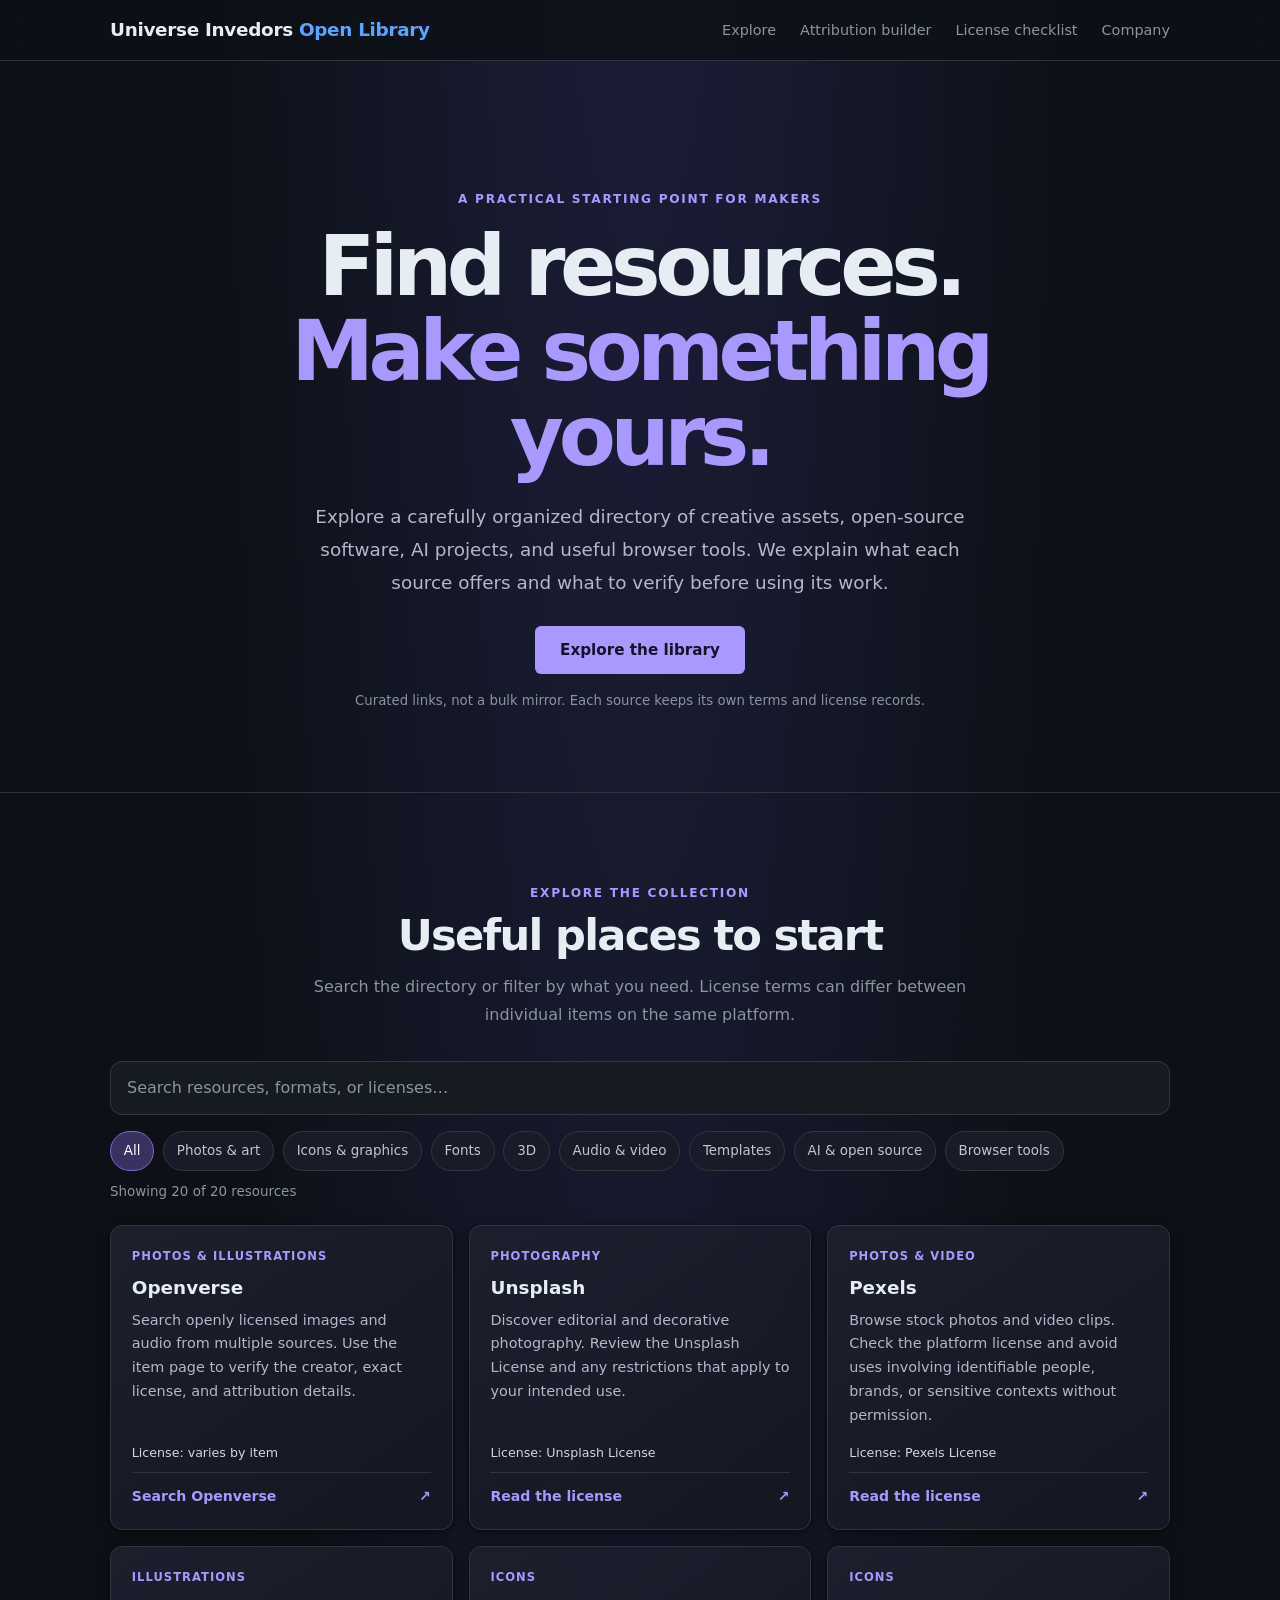
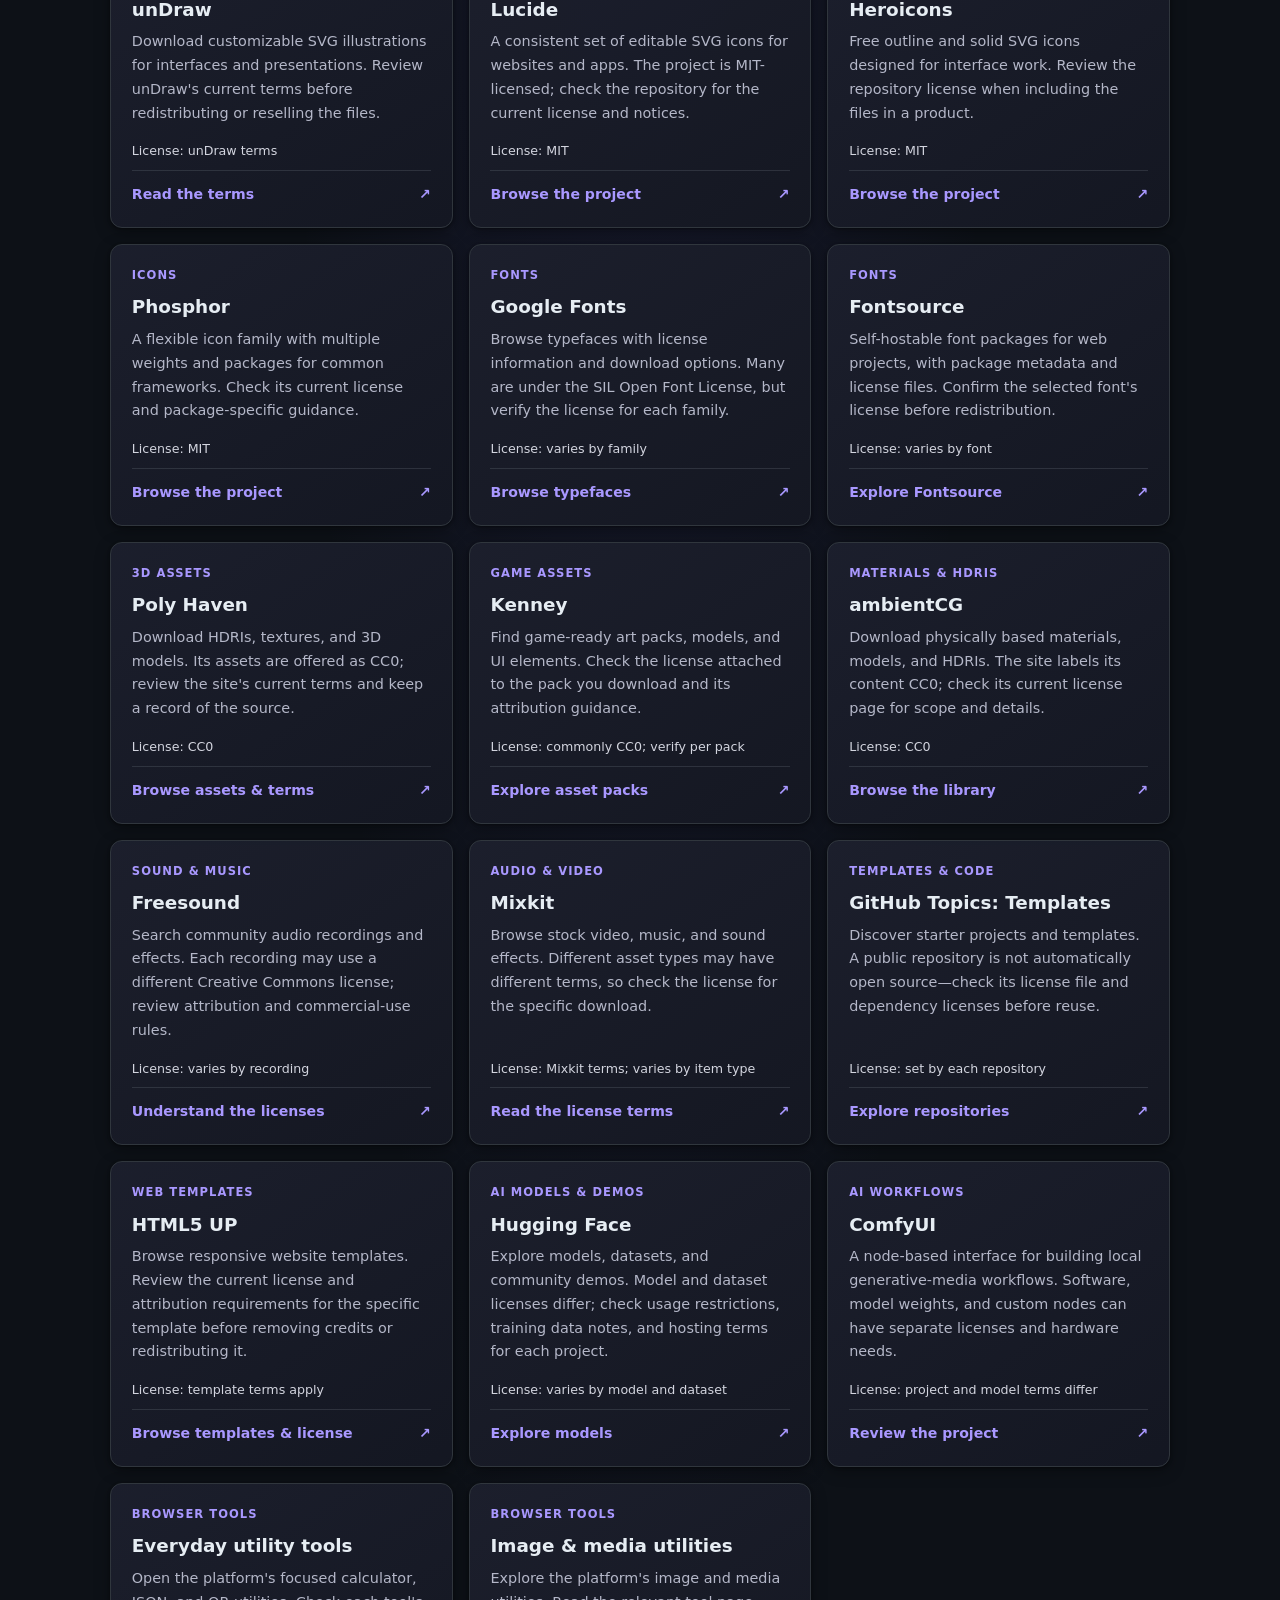
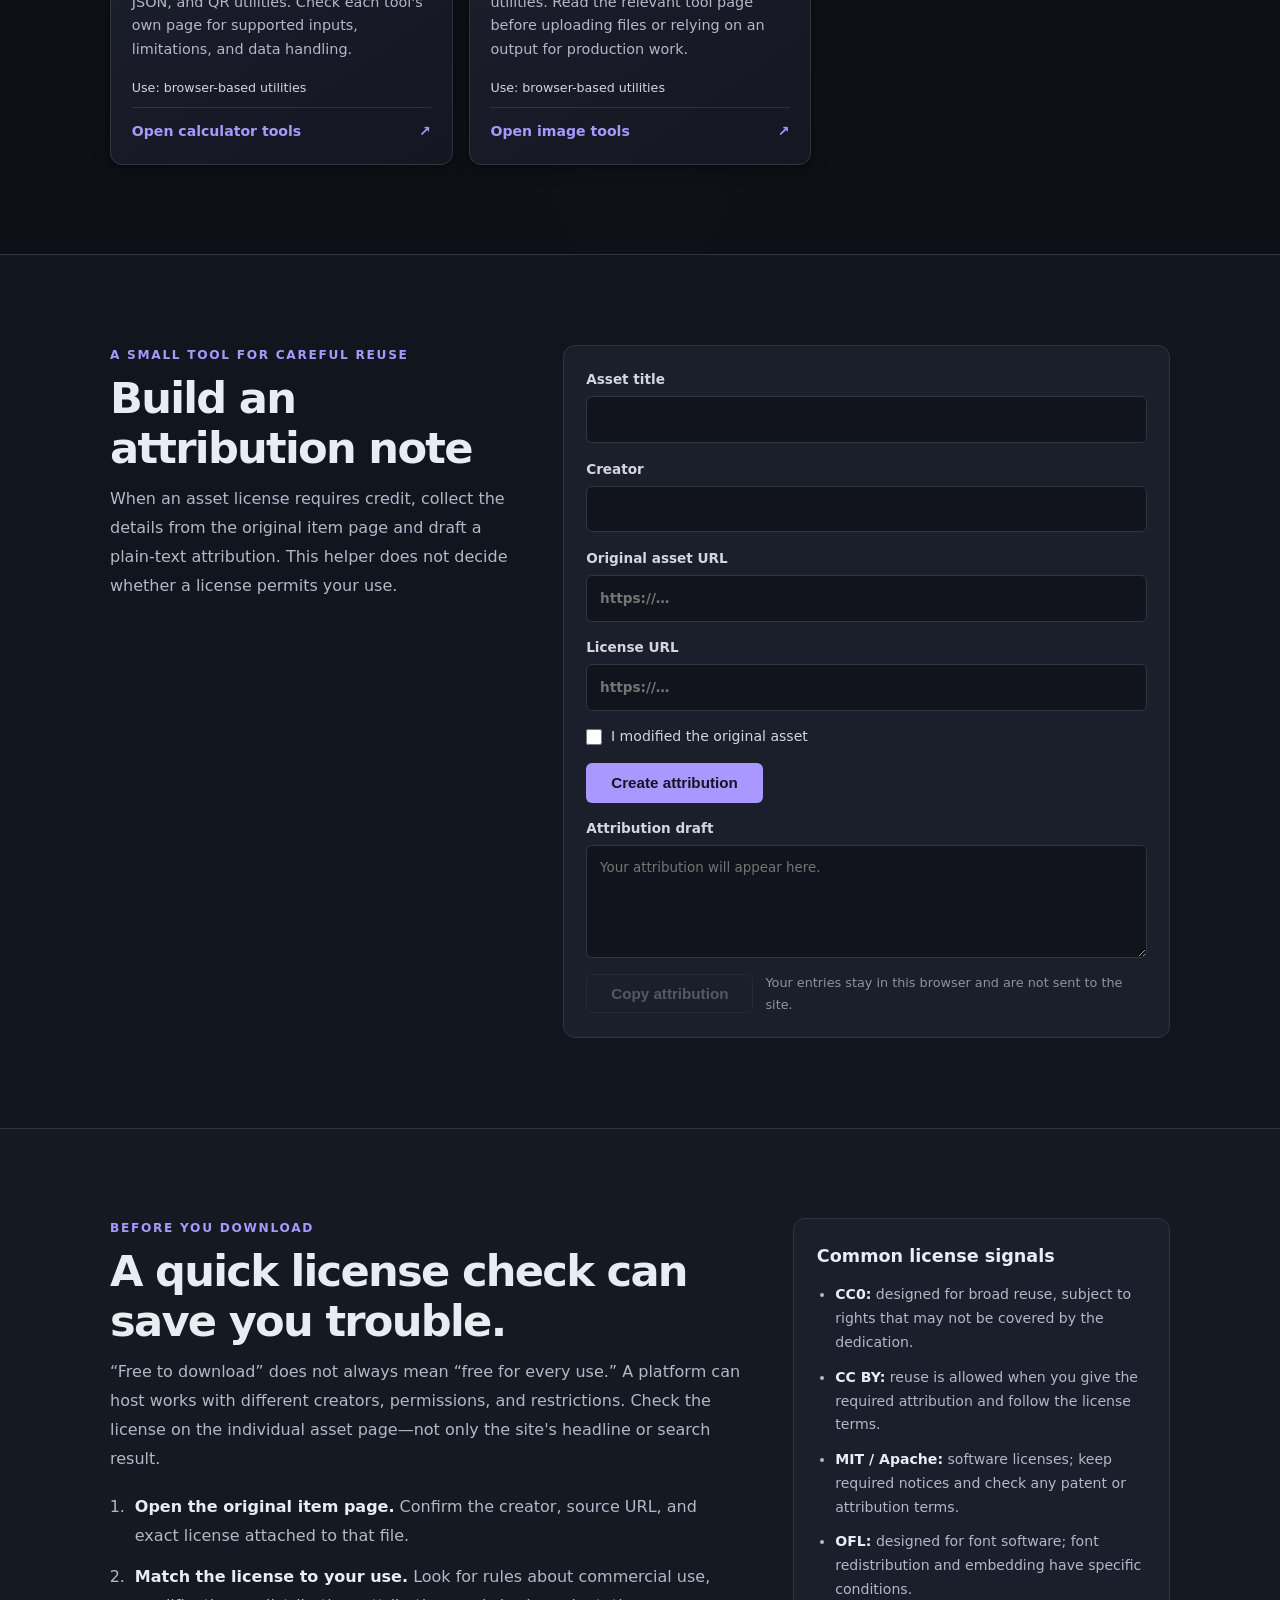
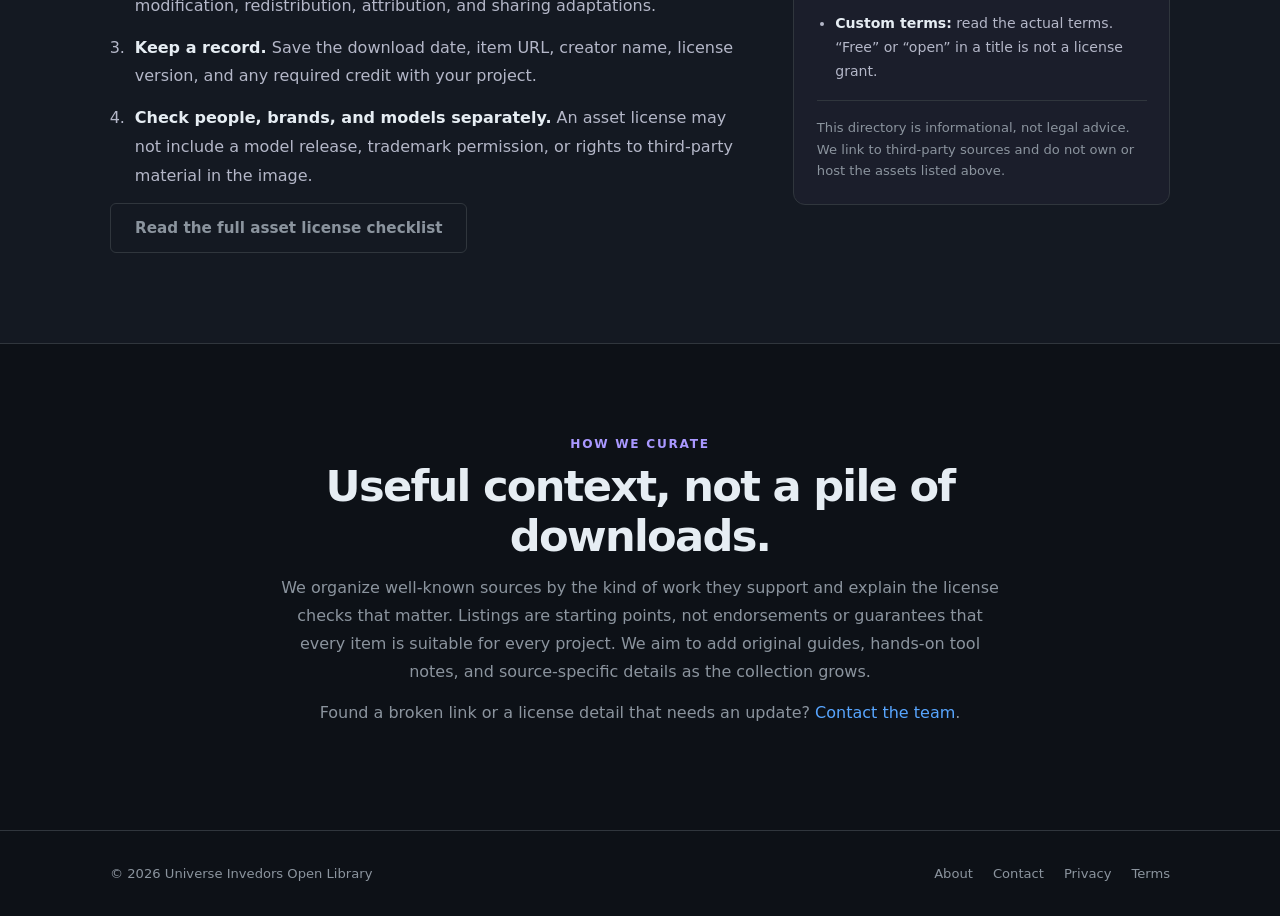
<file: index.html>
<!DOCTYPE html>
<html lang="en">
<head>
  <meta charset="UTF-8" />
  <meta name="viewport" content="width=device-width, initial-scale=1.0" />
  <title>Universe Invedors Open Library — Creative Assets &amp; Tools</title>
  <meta name="description" content="A curated guide to creative assets, open-source tools, and browser-based utilities. Compare sources, check licenses, and choose resources with confidence." />
  <link rel="canonical" href="https://universeinvedors.tech/" />
  <meta name="robots" content="index, follow" />
  <meta name="google-adsense-account" content="ca-pub-8759032363251002" />
  <script async src="https://pagead2.googlesyndication.com/pagead/js/adsbygoogle.js?client=ca-pub-8759032363251002" crossorigin="anonymous"></script>
  <meta property="og:type" content="website" />
  <meta property="og:url" content="https://universeinvedors.tech/" />
  <meta property="og:title" content="Universe Invedors Open Library" />
  <meta property="og:description" content="Find creative assets and useful tools, with practical guidance for checking licenses before you use them." />
  <meta name="theme-color" content="#10121b" />
  <link rel="icon" href="/assets/icons/favicon.svg" type="image/svg+xml" />
  <link rel="stylesheet" href="/css/style.css" />
  <script src="/js/main.js" defer></script>
  <script type="application/ld+json">
  {
    "@context": "https://schema.org",
    "@type": "WebSite",
    "name": "Universe Invedors Open Library",
    "url": "https://universeinvedors.tech/",
    "description": "A curated guide to creative resources, open-source tools, and browser utilities."
  }
  </script>
</head>
<body>
  <a class="skip-link" href="#main-content">Skip to content</a>

  <header class="site-header">
    <div class="container">
      <nav class="nav" aria-label="Main navigation">
        <a class="nav__logo" href="/" aria-label="Universe Invedors Open Library home">Universe Invedors <span>Open Library</span></a>
        <ul class="nav__links">
          <li><a href="#library">Explore</a></li>
          <li><a href="#credit-builder">Attribution builder</a></li>
          <li><a href="/license-checklist.html">License checklist</a></li>
          <li><a href="https://company.universeinvedors.tech/">Company</a></li>
        </ul>
      </nav>
    </div>
  </header>

  <main id="main-content">
    <section class="library-hero">
      <div class="container">
        <p class="eyebrow">A practical starting point for makers</p>
        <h1>Find resources.<br /><span>Make something yours.</span></h1>
        <p class="library-hero__intro">
          Explore a carefully organized directory of creative assets, open-source
          software, AI projects, and useful browser tools. We explain what each
          source offers and what to verify before using its work.
        </p>
        <a class="btn btn--primary" href="#library">Explore the library</a>
        <p class="library-hero__note">Curated links, not a bulk mirror. Each source keeps its own terms and license records.</p>
      </div>
    </section>

    <section class="library-section" id="library" aria-labelledby="library-title">
      <div class="container">
        <div class="section-heading">
          <p class="eyebrow">Explore the collection</p>
          <h2 id="library-title">Useful places to start</h2>
          <p>Search the directory or filter by what you need. License terms can differ between individual items on the same platform.</p>
        </div>

        <div class="library-controls">
          <label class="sr-only" for="resource-search">Search resources</label>
          <input id="resource-search" type="search" placeholder="Search resources, formats, or licenses…" autocomplete="off" />
          <div class="filter-list" role="group" aria-label="Filter resources by category">
            <button type="button" class="filter-chip is-active" data-filter="all" aria-pressed="true">All</button>
            <button type="button" class="filter-chip" data-filter="photos" aria-pressed="false">Photos &amp; art</button>
            <button type="button" class="filter-chip" data-filter="icons" aria-pressed="false">Icons &amp; graphics</button>
            <button type="button" class="filter-chip" data-filter="fonts" aria-pressed="false">Fonts</button>
            <button type="button" class="filter-chip" data-filter="3d" aria-pressed="false">3D</button>
            <button type="button" class="filter-chip" data-filter="audio-video" aria-pressed="false">Audio &amp; video</button>
            <button type="button" class="filter-chip" data-filter="templates" aria-pressed="false">Templates</button>
            <button type="button" class="filter-chip" data-filter="ai" aria-pressed="false">AI &amp; open source</button>
            <button type="button" class="filter-chip" data-filter="tools" aria-pressed="false">Browser tools</button>
          </div>
          <p id="results-count" class="results-count" aria-live="polite">Showing all resources</p>
        </div>

        <div class="resource-grid" id="resource-grid">
          <article class="resource-card" data-category="photos" data-search="openverse photos illustrations audio creative commons cc0 cc by search">
            <p class="resource-card__category">Photos &amp; illustrations</p>
            <h3>Openverse</h3>
            <p>Search openly licensed images and audio from multiple sources. Use the item page to verify the creator, exact license, and attribution details.</p>
            <p class="resource-card__license">License: varies by item</p>
            <a href="https://openverse.org/" target="_blank" rel="noopener noreferrer">Search Openverse <span aria-hidden="true">↗</span></a>
          </article>
          <article class="resource-card" data-category="photos" data-search="unsplash photos images free unsplash license">
            <p class="resource-card__category">Photography</p>
            <h3>Unsplash</h3>
            <p>Discover editorial and decorative photography. Review the Unsplash License and any restrictions that apply to your intended use.</p>
            <p class="resource-card__license">License: Unsplash License</p>
            <a href="https://unsplash.com/license" target="_blank" rel="noopener noreferrer">Read the license <span aria-hidden="true">↗</span></a>
          </article>
          <article class="resource-card" data-category="photos" data-search="pexels photos videos free license">
            <p class="resource-card__category">Photos &amp; video</p>
            <h3>Pexels</h3>
            <p>Browse stock photos and video clips. Check the platform license and avoid uses involving identifiable people, brands, or sensitive contexts without permission.</p>
            <p class="resource-card__license">License: Pexels License</p>
            <a href="https://www.pexels.com/license/" target="_blank" rel="noopener noreferrer">Read the license <span aria-hidden="true">↗</span></a>
          </article>
          <article class="resource-card" data-category="photos" data-search="undraw illustrations svg open source MIT">
            <p class="resource-card__category">Illustrations</p>
            <h3>unDraw</h3>
            <p>Download customizable SVG illustrations for interfaces and presentations. Review unDraw's current terms before redistributing or reselling the files.</p>
            <p class="resource-card__license">License: unDraw terms</p>
            <a href="https://undraw.co/license" target="_blank" rel="noopener noreferrer">Read the terms <span aria-hidden="true">↗</span></a>
          </article>
          <article class="resource-card" data-category="icons" data-search="lucide icons svg ISC open source">
            <p class="resource-card__category">Icons</p>
            <h3>Lucide</h3>
            <p>A consistent set of editable SVG icons for websites and apps. The project is MIT-licensed; check the repository for the current license and notices.</p>
            <p class="resource-card__license">License: MIT</p>
            <a href="https://github.com/lucide-icons/lucide" target="_blank" rel="noopener noreferrer">Browse the project <span aria-hidden="true">↗</span></a>
          </article>
          <article class="resource-card" data-category="icons" data-search="heroicons icons SVG MIT tailwind">
            <p class="resource-card__category">Icons</p>
            <h3>Heroicons</h3>
            <p>Free outline and solid SVG icons designed for interface work. Review the repository license when including the files in a product.</p>
            <p class="resource-card__license">License: MIT</p>
            <a href="https://github.com/tailwindlabs/heroicons" target="_blank" rel="noopener noreferrer">Browse the project <span aria-hidden="true">↗</span></a>
          </article>
          <article class="resource-card" data-category="icons" data-search="phosphor icons MIT icon family">
            <p class="resource-card__category">Icons</p>
            <h3>Phosphor</h3>
            <p>A flexible icon family with multiple weights and packages for common frameworks. Check its current license and package-specific guidance.</p>
            <p class="resource-card__license">License: MIT</p>
            <a href="https://github.com/phosphor-icons/core" target="_blank" rel="noopener noreferrer">Browse the project <span aria-hidden="true">↗</span></a>
          </article>
          <article class="resource-card" data-category="fonts" data-search="google fonts font typography SIL OFL license">
            <p class="resource-card__category">Fonts</p>
            <h3>Google Fonts</h3>
            <p>Browse typefaces with license information and download options. Many are under the SIL Open Font License, but verify the license for each family.</p>
            <p class="resource-card__license">License: varies by family</p>
            <a href="https://fonts.google.com/" target="_blank" rel="noopener noreferrer">Browse typefaces <span aria-hidden="true">↗</span></a>
          </article>
          <article class="resource-card" data-category="fonts" data-search="fontsource self host fonts open source OFL">
            <p class="resource-card__category">Fonts</p>
            <h3>Fontsource</h3>
            <p>Self-hostable font packages for web projects, with package metadata and license files. Confirm the selected font's license before redistribution.</p>
            <p class="resource-card__license">License: varies by font</p>
            <a href="https://fontsource.org/" target="_blank" rel="noopener noreferrer">Explore Fontsource <span aria-hidden="true">↗</span></a>
          </article>
          <article class="resource-card" data-category="3d" data-search="poly haven 3d models textures HDRI CC0">
            <p class="resource-card__category">3D assets</p>
            <h3>Poly Haven</h3>
            <p>Download HDRIs, textures, and 3D models. Its assets are offered as CC0; review the site's current terms and keep a record of the source.</p>
            <p class="resource-card__license">License: CC0</p>
            <a href="https://polyhaven.com/license" target="_blank" rel="noopener noreferrer">Browse assets &amp; terms <span aria-hidden="true">↗</span></a>
          </article>
          <article class="resource-card" data-category="3d" data-search="kenney game assets 3d models textures CC0">
            <p class="resource-card__category">Game assets</p>
            <h3>Kenney</h3>
            <p>Find game-ready art packs, models, and UI elements. Check the license attached to the pack you download and its attribution guidance.</p>
            <p class="resource-card__license">License: commonly CC0; verify per pack</p>
            <a href="https://kenney.nl/assets" target="_blank" rel="noopener noreferrer">Explore asset packs <span aria-hidden="true">↗</span></a>
          </article>
          <article class="resource-card" data-category="3d" data-search="ambientCG textures materials HDRI CC0">
            <p class="resource-card__category">Materials &amp; HDRIs</p>
            <h3>ambientCG</h3>
            <p>Download physically based materials, models, and HDRIs. The site labels its content CC0; check its current license page for scope and details.</p>
            <p class="resource-card__license">License: CC0</p>
            <a href="https://ambientcg.com/" target="_blank" rel="noopener noreferrer">Browse the library <span aria-hidden="true">↗</span></a>
          </article>
          <article class="resource-card" data-category="audio-video" data-search="freesound sound effects music audio samples Creative Commons">
            <p class="resource-card__category">Sound &amp; music</p>
            <h3>Freesound</h3>
            <p>Search community audio recordings and effects. Each recording may use a different Creative Commons license; review attribution and commercial-use rules.</p>
            <p class="resource-card__license">License: varies by recording</p>
            <a href="https://freesound.org/help/faq/#licenses" target="_blank" rel="noopener noreferrer">Understand the licenses <span aria-hidden="true">↗</span></a>
          </article>
          <article class="resource-card" data-category="audio-video" data-search="mixkit free stock music sound effects video license">
            <p class="resource-card__category">Audio &amp; video</p>
            <h3>Mixkit</h3>
            <p>Browse stock video, music, and sound effects. Different asset types may have different terms, so check the license for the specific download.</p>
            <p class="resource-card__license">License: Mixkit terms; varies by item type</p>
            <a href="https://mixkit.co/license/" target="_blank" rel="noopener noreferrer">Read the license terms <span aria-hidden="true">↗</span></a>
          </article>
          <article class="resource-card" data-category="templates" data-search="github templates starter projects source code license repository">
            <p class="resource-card__category">Templates &amp; code</p>
            <h3>GitHub Topics: Templates</h3>
            <p>Discover starter projects and templates. A public repository is not automatically open source—check its license file and dependency licenses before reuse.</p>
            <p class="resource-card__license">License: set by each repository</p>
            <a href="https://github.com/topics/template" target="_blank" rel="noopener noreferrer">Explore repositories <span aria-hidden="true">↗</span></a>
          </article>
          <article class="resource-card" data-category="templates" data-search="open source web templates html css website starter">
            <p class="resource-card__category">Web templates</p>
            <h3>HTML5 UP</h3>
            <p>Browse responsive website templates. Review the current license and attribution requirements for the specific template before removing credits or redistributing it.</p>
            <p class="resource-card__license">License: template terms apply</p>
            <a href="https://html5up.net/license" target="_blank" rel="noopener noreferrer">Browse templates &amp; license <span aria-hidden="true">↗</span></a>
          </article>
          <article class="resource-card" data-category="ai" data-search="hugging face models datasets spaces AI license open source">
            <p class="resource-card__category">AI models &amp; demos</p>
            <h3>Hugging Face</h3>
            <p>Explore models, datasets, and community demos. Model and dataset licenses differ; check usage restrictions, training data notes, and hosting terms for each project.</p>
            <p class="resource-card__license">License: varies by model and dataset</p>
            <a href="https://huggingface.co/models" target="_blank" rel="noopener noreferrer">Explore models <span aria-hidden="true">↗</span></a>
          </article>
          <article class="resource-card" data-category="ai" data-search="ComfyUI local AI workflow image generation GitHub license">
            <p class="resource-card__category">AI workflows</p>
            <h3>ComfyUI</h3>
            <p>A node-based interface for building local generative-media workflows. Software, model weights, and custom nodes can have separate licenses and hardware needs.</p>
            <p class="resource-card__license">License: project and model terms differ</p>
            <a href="https://github.com/comfyanonymous/ComfyUI" target="_blank" rel="noopener noreferrer">Review the project <span aria-hidden="true">↗</span></a>
          </article>
          <article class="resource-card" data-category="tools" data-search="Universe Invedors browser tools calculator json QR code">
            <p class="resource-card__category">Browser tools</p>
            <h3>Everyday utility tools</h3>
            <p>Open the platform's focused calculator, JSON, and QR utilities. Check each tool's own page for supported inputs, limitations, and data handling.</p>
            <p class="resource-card__license">Use: browser-based utilities</p>
            <a href="https://calc.universeinvedors.tech/" target="_blank" rel="noopener noreferrer">Open calculator tools <span aria-hidden="true">↗</span></a>
          </article>
          <article class="resource-card" data-category="tools" data-search="Universe Invedors browser image tool media creative">
            <p class="resource-card__category">Browser tools</p>
            <h3>Image &amp; media utilities</h3>
            <p>Explore the platform's image and media utilities. Read the relevant tool page before uploading files or relying on an output for production work.</p>
            <p class="resource-card__license">Use: browser-based utilities</p>
            <a href="https://image.universeinvedors.tech/" target="_blank" rel="noopener noreferrer">Open image tools <span aria-hidden="true">↗</span></a>
          </article>
        </div>
        <p class="empty-state" id="empty-state" hidden>No resources match that search. Try another term or choose “All”.</p>
      </div>
    </section>

    <section class="credit-section" id="credit-builder" aria-labelledby="credit-title">
      <div class="container credit-layout">
        <div>
          <p class="eyebrow">A small tool for careful reuse</p>
          <h2 id="credit-title">Build an attribution note</h2>
          <p>When an asset license requires credit, collect the details from the original item page and draft a plain-text attribution. This helper does not decide whether a license permits your use.</p>
        </div>
        <form id="credit-form" class="credit-form">
          <label for="credit-title-input">Asset title
            <input id="credit-title-input" name="title" type="text" maxlength="160" required />
          </label>
          <label for="credit-creator">Creator
            <input id="credit-creator" name="creator" type="text" maxlength="160" required />
          </label>
          <label for="credit-source">Original asset URL
            <input id="credit-source" name="source" type="url" inputmode="url" placeholder="https://…" required />
          </label>
          <label for="credit-license">License URL
            <input id="credit-license" name="license" type="url" inputmode="url" placeholder="https://…" required />
          </label>
          <label class="credit-form__check">
            <input id="credit-adapted" name="adapted" type="checkbox" />
            I modified the original asset
          </label>
          <button class="btn btn--primary" type="submit">Create attribution</button>
          <label for="credit-output">Attribution draft
            <textarea id="credit-output" rows="4" readonly placeholder="Your attribution will appear here." aria-live="polite"></textarea>
          </label>
          <div class="credit-form__actions">
            <button class="btn btn--ghost" id="copy-credit" type="button" disabled>Copy attribution</button>
            <p id="credit-status" role="status" aria-live="polite">Your entries stay in this browser and are not sent to the site.</p>
          </div>
        </form>
      </div>
    </section>

    <section class="license-section" id="license-guide" aria-labelledby="license-title">
      <div class="container license-layout">
        <div>
          <p class="eyebrow">Before you download</p>
          <h2 id="license-title">A quick license check can save you trouble.</h2>
          <p>“Free to download” does not always mean “free for every use.” A platform can host works with different creators, permissions, and restrictions. Check the license on the individual asset page—not only the site's headline or search result.</p>
          <ol class="license-steps">
            <li><strong>Open the original item page.</strong> Confirm the creator, source URL, and exact license attached to that file.</li>
            <li><strong>Match the license to your use.</strong> Look for rules about commercial use, modification, redistribution, attribution, and sharing adaptations.</li>
            <li><strong>Keep a record.</strong> Save the download date, item URL, creator name, license version, and any required credit with your project.</li>
            <li><strong>Check people, brands, and models separately.</strong> An asset license may not include a model release, trademark permission, or rights to third-party material in the image.</li>
          </ol>
          <p><a class="btn btn--ghost" href="/license-checklist.html">Read the full asset license checklist</a></p>
        </div>
        <aside class="license-callout">
          <h3>Common license signals</h3>
          <ul>
            <li><strong>CC0:</strong> designed for broad reuse, subject to rights that may not be covered by the dedication.</li>
            <li><strong>CC BY:</strong> reuse is allowed when you give the required attribution and follow the license terms.</li>
            <li><strong>MIT / Apache:</strong> software licenses; keep required notices and check any patent or attribution terms.</li>
            <li><strong>OFL:</strong> designed for font software; font redistribution and embedding have specific conditions.</li>
            <li><strong>Custom terms:</strong> read the actual terms. “Free” or “open” in a title is not a license grant.</li>
          </ul>
          <p>This directory is informational, not legal advice. We link to third-party sources and do not own or host the assets listed above.</p>
        </aside>
      </div>
    </section>

    <section class="about-library">
      <div class="container">
        <p class="eyebrow">How we curate</p>
        <h2>Useful context, not a pile of downloads.</h2>
        <p>We organize well-known sources by the kind of work they support and explain the license checks that matter. Listings are starting points, not endorsements or guarantees that every item is suitable for every project. We aim to add original guides, hands-on tool notes, and source-specific details as the collection grows.</p>
        <p>Found a broken link or a license detail that needs an update? <a href="/contact.html">Contact the team</a>.</p>
      </div>
    </section>
  </main>

  <footer class="site-footer">
    <div class="container">
      <div class="footer__inner">
        <span>&copy; <span id="copyright-year"></span> Universe Invedors Open Library</span>
        <ul class="footer__links">
          <li><a href="/about.html">About</a></li>
          <li><a href="/contact.html">Contact</a></li>
          <li><a href="/privacy.html">Privacy</a></li>
          <li><a href="/terms.html">Terms</a></li>
        </ul>
      </div>
    </div>
  </footer>
</body>
</html>
</file>
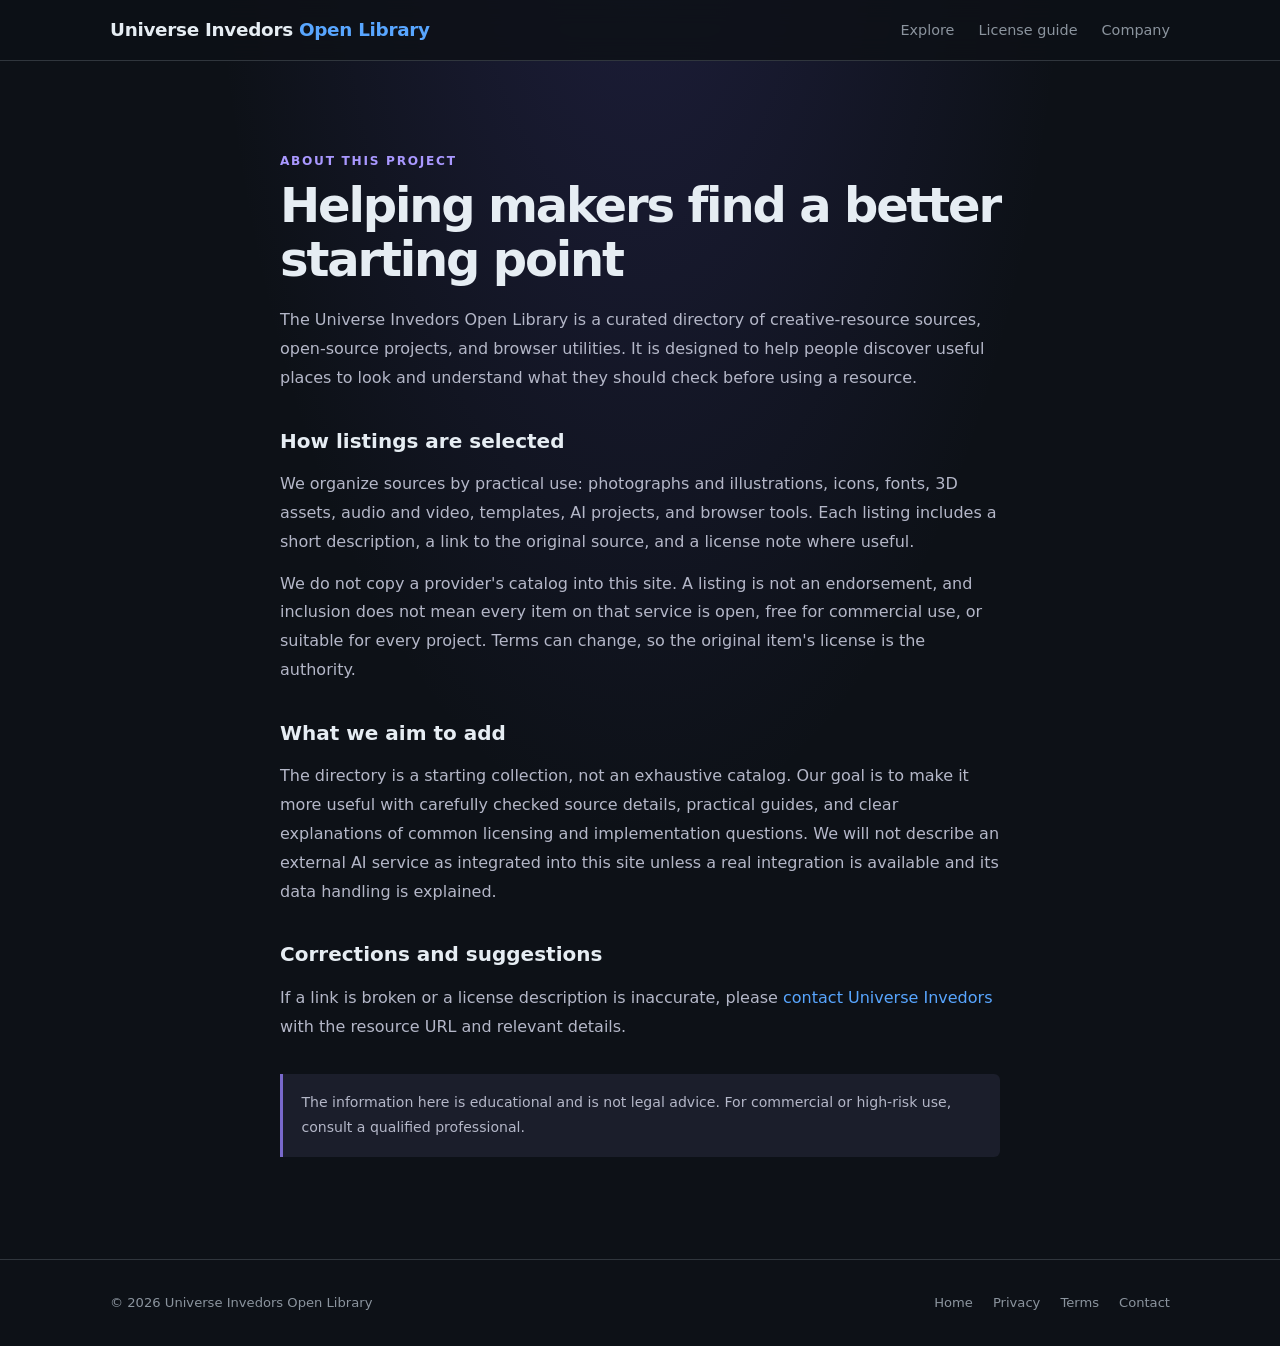
<file: about.html>
<!DOCTYPE html>
<html lang="en">
<head>
  <meta charset="UTF-8" />
  <meta name="viewport" content="width=device-width, initial-scale=1.0" />
  <title>About the Open Library — Universe Invedors</title>
  <meta name="description" content="Learn how Universe Invedors Open Library curates creative-resource links and practical license guidance." />
  <link rel="canonical" href="https://universeinvedors.tech/about.html" />
  <meta name="robots" content="index, follow" />
  <meta name="google-adsense-account" content="ca-pub-8759032363251002" />
  <script async src="https://pagead2.googlesyndication.com/pagead/js/adsbygoogle.js?client=ca-pub-8759032363251002" crossorigin="anonymous"></script>
  <meta name="theme-color" content="#10121b" />
  <link rel="stylesheet" href="/css/style.css" />
</head>
<body>
  <a class="skip-link" href="#main-content">Skip to content</a>
  <header class="site-header">
    <div class="container">
      <nav class="nav" aria-label="Main navigation">
        <a class="nav__logo" href="/">Universe Invedors <span>Open Library</span></a>
        <ul class="nav__links">
          <li><a href="/#library">Explore</a></li>
          <li><a href="/#license-guide">License guide</a></li>
          <li><a href="https://company.universeinvedors.tech/">Company</a></li>
        </ul>
      </nav>
    </div>
  </header>
  <main id="main-content" class="library-section">
    <article class="container prose">
      <p class="eyebrow">About this project</p>
      <h1>Helping makers find a better starting point</h1>
      <p>The Universe Invedors Open Library is a curated directory of creative-resource sources, open-source projects, and browser utilities. It is designed to help people discover useful places to look and understand what they should check before using a resource.</p>
      <h2>How listings are selected</h2>
      <p>We organize sources by practical use: photographs and illustrations, icons, fonts, 3D assets, audio and video, templates, AI projects, and browser tools. Each listing includes a short description, a link to the original source, and a license note where useful.</p>
      <p>We do not copy a provider's catalog into this site. A listing is not an endorsement, and inclusion does not mean every item on that service is open, free for commercial use, or suitable for every project. Terms can change, so the original item's license is the authority.</p>
      <h2>What we aim to add</h2>
      <p>The directory is a starting collection, not an exhaustive catalog. Our goal is to make it more useful with carefully checked source details, practical guides, and clear explanations of common licensing and implementation questions. We will not describe an external AI service as integrated into this site unless a real integration is available and its data handling is explained.</p>
      <h2>Corrections and suggestions</h2>
      <p>If a link is broken or a license description is inaccurate, please <a href="/contact.html">contact Universe Invedors</a> with the resource URL and relevant details.</p>
      <p class="prose__note">The information here is educational and is not legal advice. For commercial or high-risk use, consult a qualified professional.</p>
    </article>
  </main>
  <footer class="site-footer">
    <div class="container footer__inner">
      <span>&copy; <span id="copyright-year"></span> Universe Invedors Open Library</span>
      <ul class="footer__links">
        <li><a href="/">Home</a></li>
        <li><a href="/privacy.html">Privacy</a></li>
        <li><a href="/terms.html">Terms</a></li>
        <li><a href="/contact.html">Contact</a></li>
      </ul>
    </div>
  </footer>
  <script src="/js/main.js" defer></script>
</body>
</html>
</file>
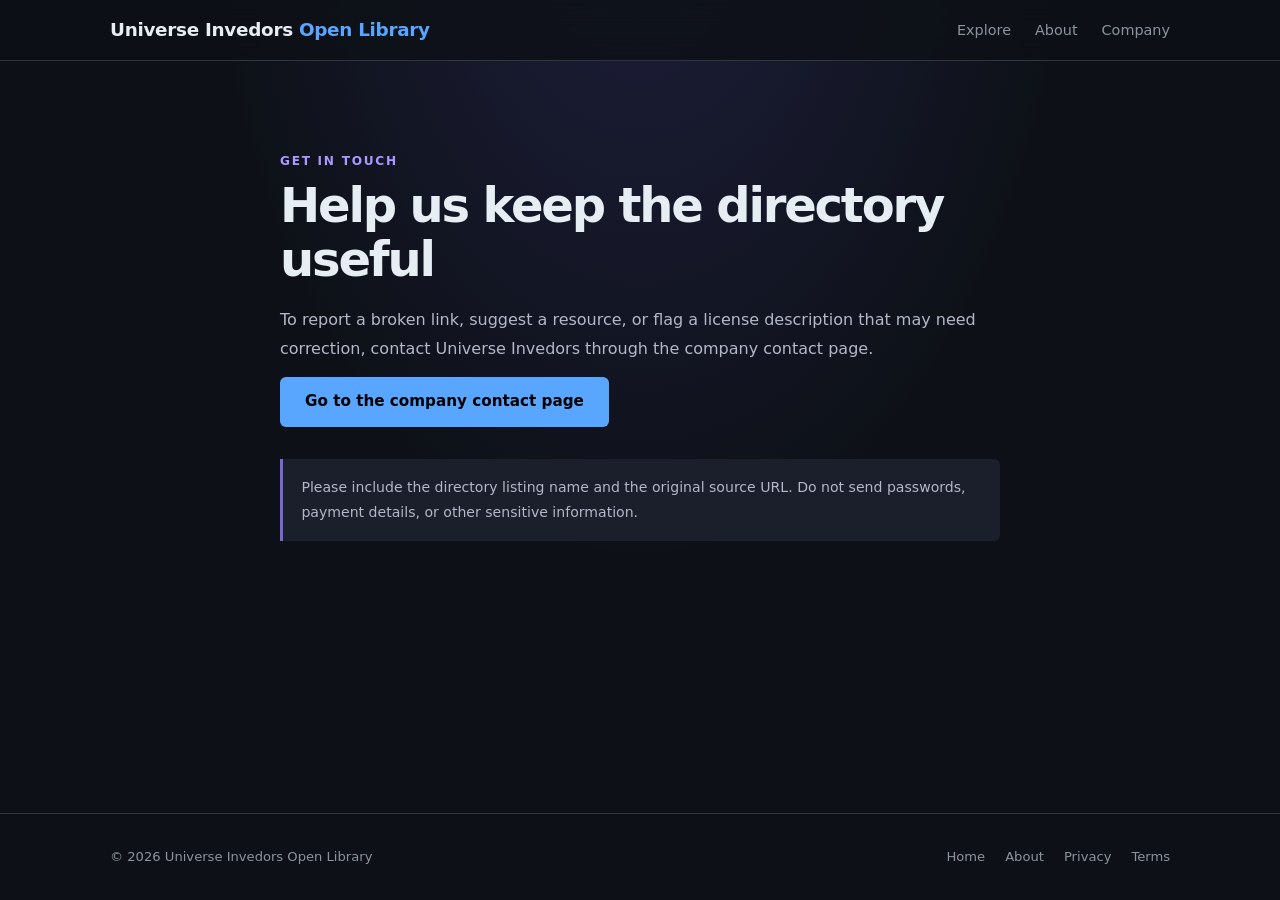
<file: contact.html>
<!DOCTYPE html>
<html lang="en">
<head>
  <meta charset="UTF-8" />
  <meta name="viewport" content="width=device-width, initial-scale=1.0" />
  <title>Contact — Universe Invedors Open Library</title>
  <meta name="description" content="Send a correction or suggestion about the Universe Invedors Open Library." />
  <link rel="canonical" href="https://universeinvedors.tech/contact.html" />
  <meta name="robots" content="index, follow" />
  <meta name="google-adsense-account" content="ca-pub-8759032363251002" />
  <script async src="https://pagead2.googlesyndication.com/pagead/js/adsbygoogle.js?client=ca-pub-8759032363251002" crossorigin="anonymous"></script>
  <meta name="theme-color" content="#10121b" />
  <link rel="stylesheet" href="/css/style.css" />
</head>
<body>
  <a class="skip-link" href="#main-content">Skip to content</a>
  <header class="site-header">
    <div class="container">
      <nav class="nav" aria-label="Main navigation">
        <a class="nav__logo" href="/">Universe Invedors <span>Open Library</span></a>
        <ul class="nav__links">
          <li><a href="/#library">Explore</a></li>
          <li><a href="/about.html">About</a></li>
          <li><a href="https://company.universeinvedors.tech/">Company</a></li>
        </ul>
      </nav>
    </div>
  </header>
  <main id="main-content" class="library-section">
    <div class="container prose">
      <p class="eyebrow">Get in touch</p>
      <h1>Help us keep the directory useful</h1>
      <p>To report a broken link, suggest a resource, or flag a license description that may need correction, contact Universe Invedors through the company contact page.</p>
      <p><a class="btn btn--primary" href="https://company.universeinvedors.tech/contact.html">Go to the company contact page</a></p>
      <p class="prose__note">Please include the directory listing name and the original source URL. Do not send passwords, payment details, or other sensitive information.</p>
    </div>
  </main>
  <footer class="site-footer">
    <div class="container footer__inner">
      <span>&copy; <span id="copyright-year"></span> Universe Invedors Open Library</span>
      <ul class="footer__links">
        <li><a href="/">Home</a></li>
        <li><a href="/about.html">About</a></li>
        <li><a href="/privacy.html">Privacy</a></li>
        <li><a href="/terms.html">Terms</a></li>
      </ul>
    </div>
  </footer>
  <script src="/js/main.js" defer></script>
</body>
</html>
</file>
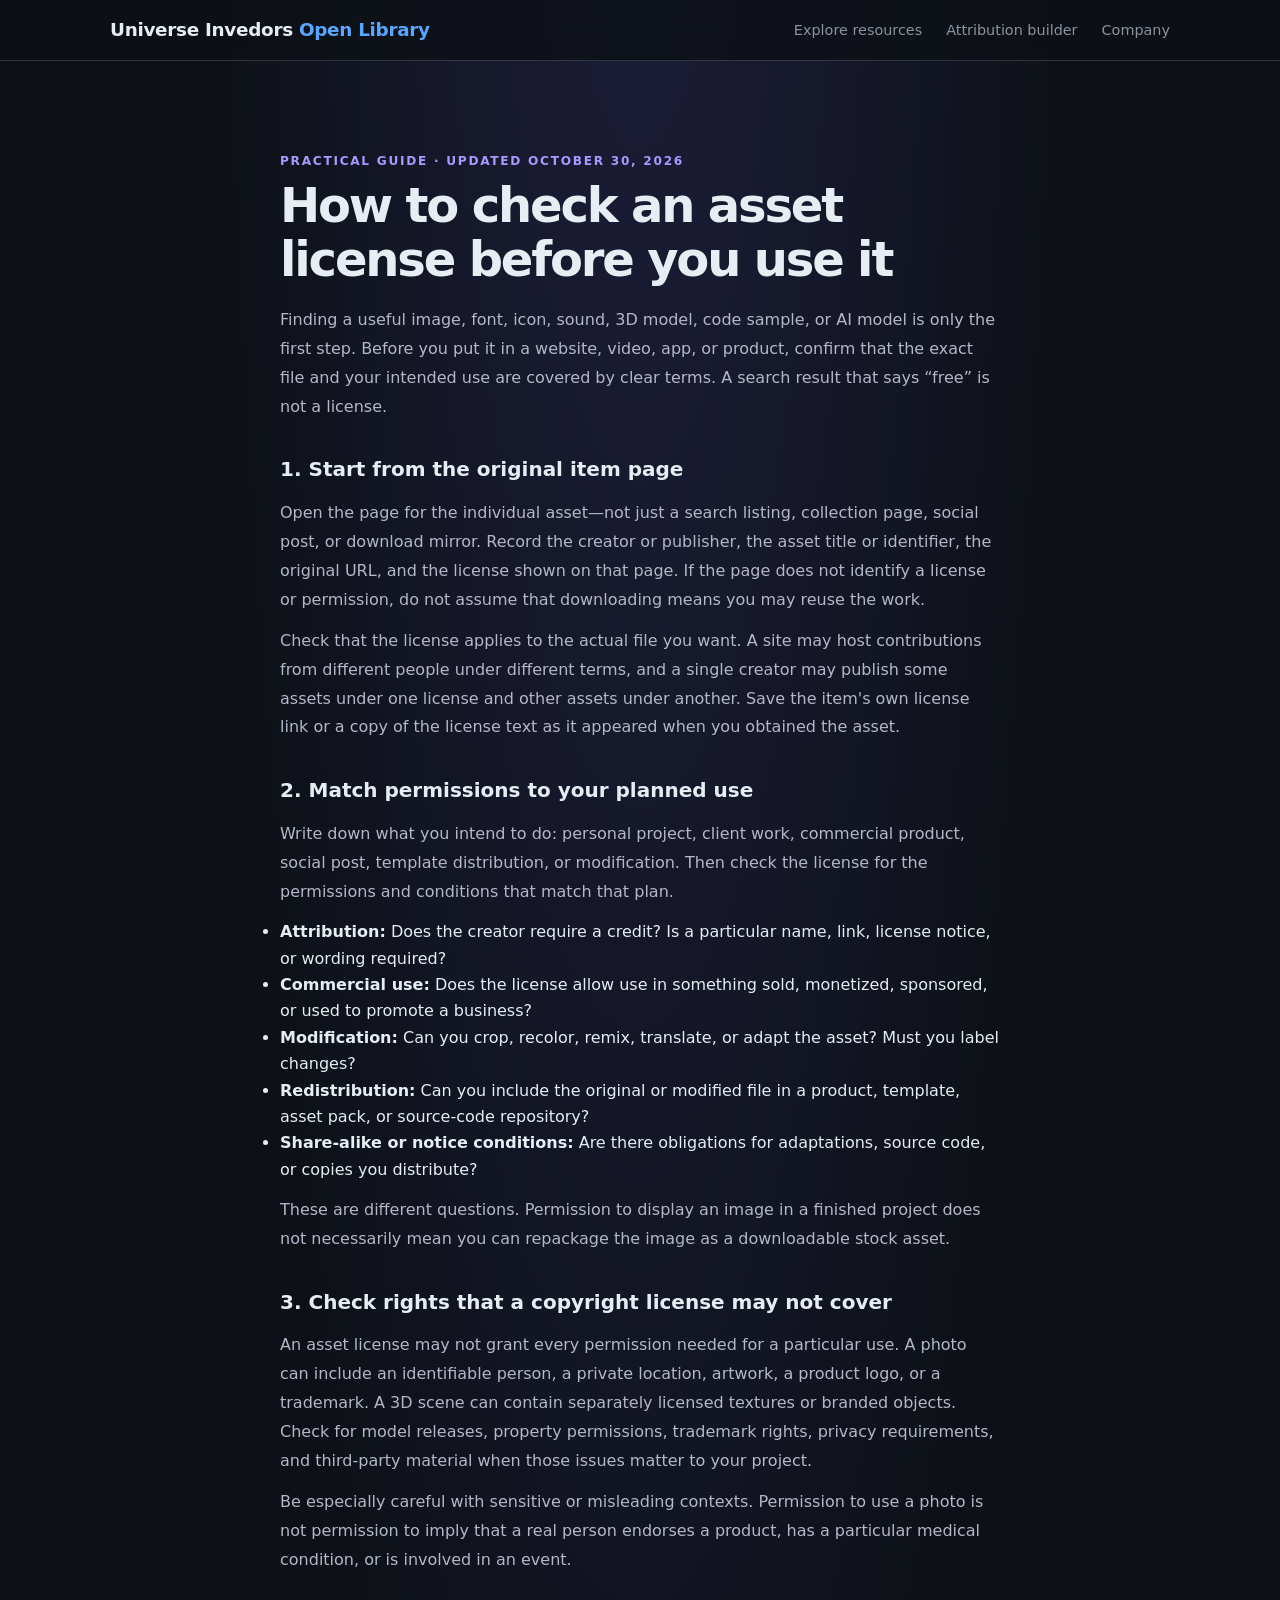
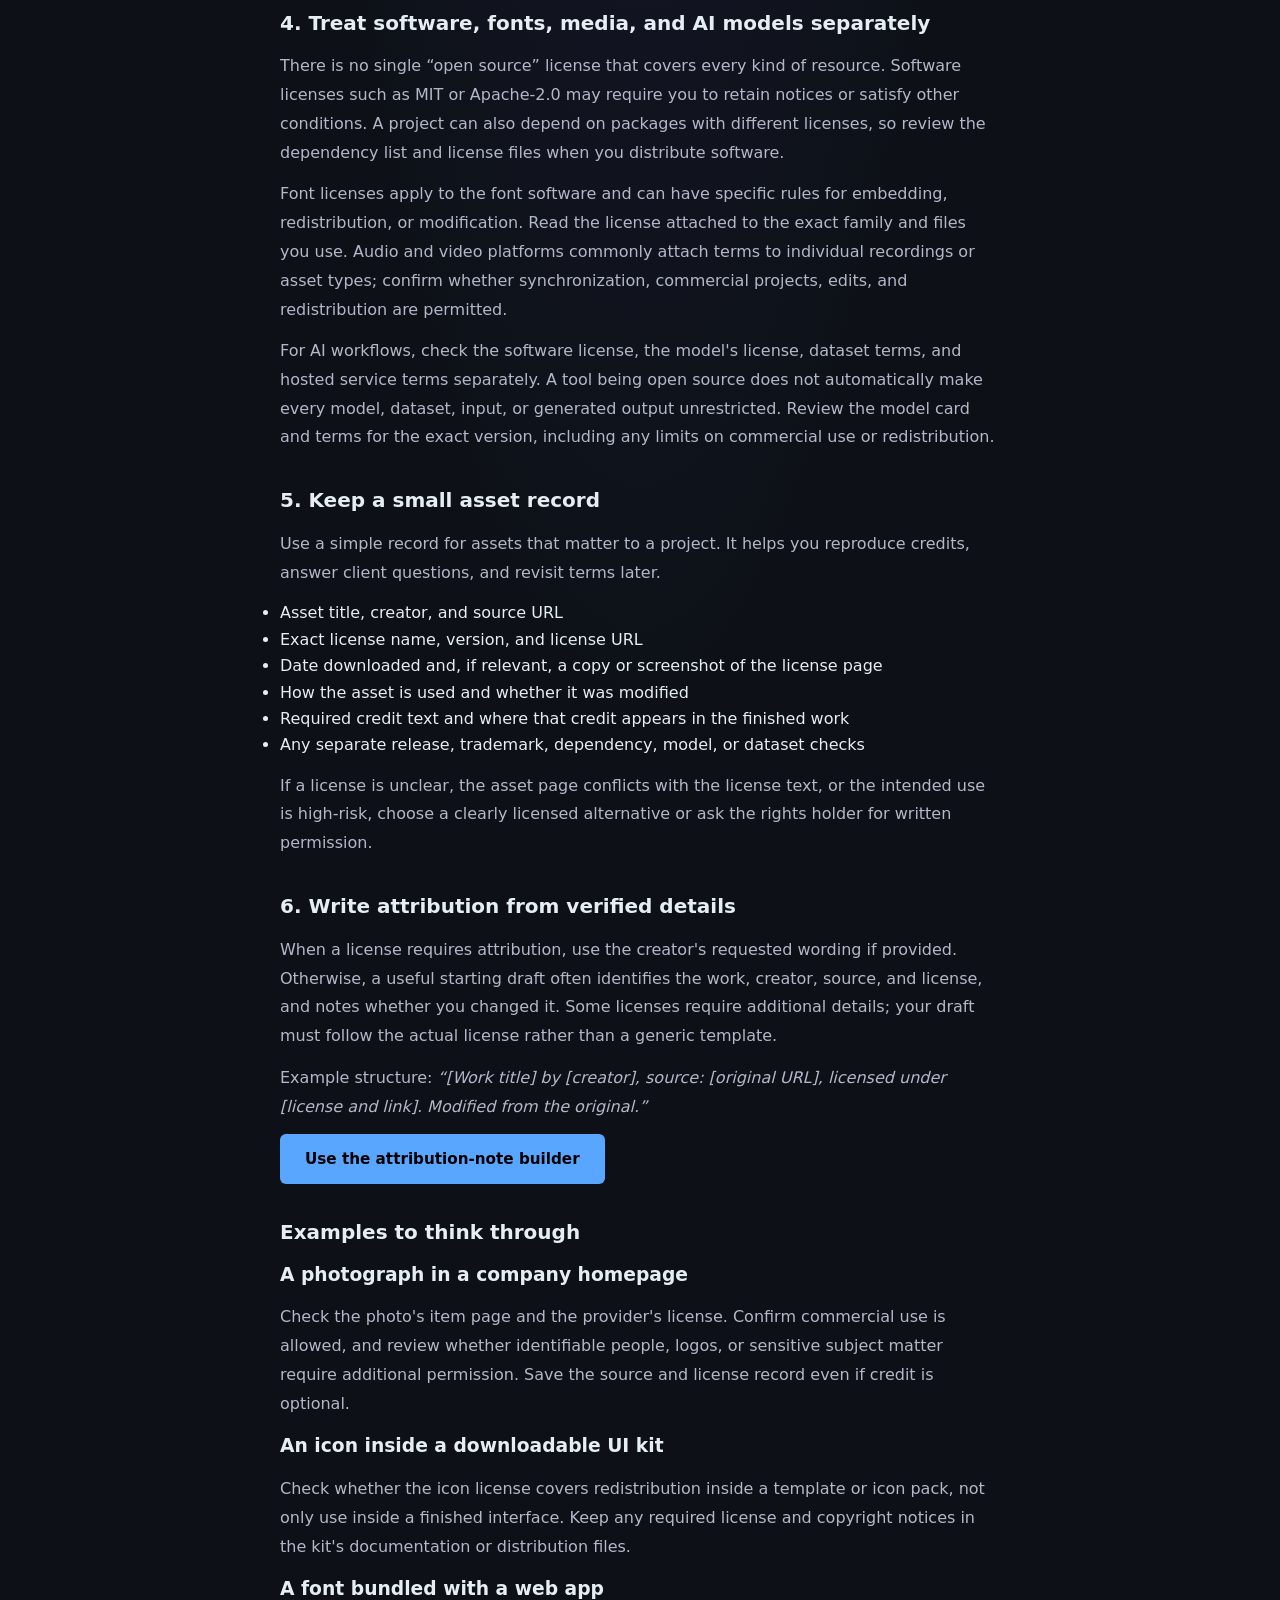
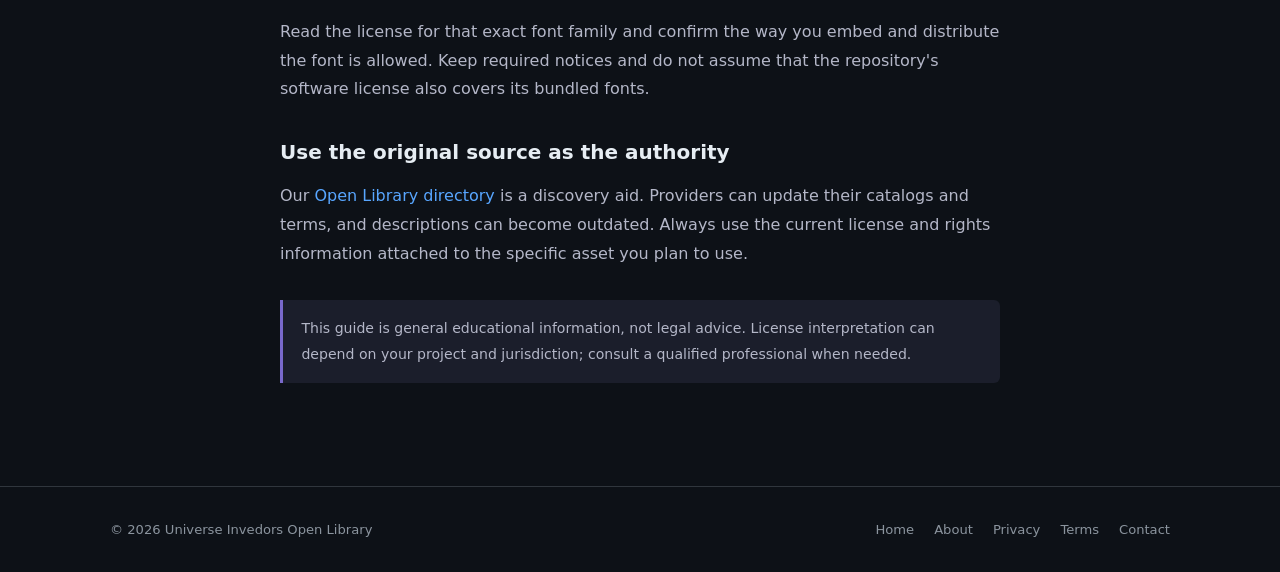
<file: license-checklist.html>
<!DOCTYPE html>
<html lang="en">
<head>
  <meta charset="UTF-8" />
  <meta name="viewport" content="width=device-width, initial-scale=1.0" />
  <title>How to Check an Asset License Before You Use It | Universe Invedors</title>
  <meta name="description" content="A practical step-by-step checklist for checking image, font, icon, 3D, audio, code, and AI model licenses before using a resource." />
  <link rel="canonical" href="https://universeinvedors.tech/license-checklist.html" />
  <meta name="robots" content="index, follow" />
  <meta name="google-adsense-account" content="ca-pub-8759032363251002" />
  <script async src="https://pagead2.googlesyndication.com/pagead/js/adsbygoogle.js?client=ca-pub-8759032363251002" crossorigin="anonymous"></script>
  <meta name="theme-color" content="#10121b" />
  <link rel="stylesheet" href="/css/style.css" />
  <script src="/js/main.js" defer></script>
  <script type="application/ld+json">
  {
    "@context": "https://schema.org",
    "@type": "Article",
    "headline": "How to Check an Asset License Before You Use It",
    "datePublished": "2026-10-30",
    "dateModified": "2026-10-30",
    "author": {
      "@type": "Organization",
      "name": "Universe Invedors"
    },
    "mainEntityOfPage": "https://universeinvedors.tech/license-checklist.html"
  }
  </script>
</head>
<body>
  <a class="skip-link" href="#main-content">Skip to content</a>
  <header class="site-header">
    <div class="container">
      <nav class="nav" aria-label="Main navigation">
        <a class="nav__logo" href="/">Universe Invedors <span>Open Library</span></a>
        <ul class="nav__links">
          <li><a href="/#library">Explore resources</a></li>
          <li><a href="/#credit-builder">Attribution builder</a></li>
          <li><a href="https://company.universeinvedors.tech/">Company</a></li>
        </ul>
      </nav>
    </div>
  </header>
  <main id="main-content" class="library-section">
    <article class="container prose">
      <p class="eyebrow">Practical guide · Updated October 30, 2026</p>
      <h1>How to check an asset license before you use it</h1>
      <p>Finding a useful image, font, icon, sound, 3D model, code sample, or AI model is only the first step. Before you put it in a website, video, app, or product, confirm that the exact file and your intended use are covered by clear terms. A search result that says “free” is not a license.</p>

      <h2>1. Start from the original item page</h2>
      <p>Open the page for the individual asset—not just a search listing, collection page, social post, or download mirror. Record the creator or publisher, the asset title or identifier, the original URL, and the license shown on that page. If the page does not identify a license or permission, do not assume that downloading means you may reuse the work.</p>
      <p>Check that the license applies to the actual file you want. A site may host contributions from different people under different terms, and a single creator may publish some assets under one license and other assets under another. Save the item's own license link or a copy of the license text as it appeared when you obtained the asset.</p>

      <h2>2. Match permissions to your planned use</h2>
      <p>Write down what you intend to do: personal project, client work, commercial product, social post, template distribution, or modification. Then check the license for the permissions and conditions that match that plan.</p>
      <ul>
        <li><strong>Attribution:</strong> Does the creator require a credit? Is a particular name, link, license notice, or wording required?</li>
        <li><strong>Commercial use:</strong> Does the license allow use in something sold, monetized, sponsored, or used to promote a business?</li>
        <li><strong>Modification:</strong> Can you crop, recolor, remix, translate, or adapt the asset? Must you label changes?</li>
        <li><strong>Redistribution:</strong> Can you include the original or modified file in a product, template, asset pack, or source-code repository?</li>
        <li><strong>Share-alike or notice conditions:</strong> Are there obligations for adaptations, source code, or copies you distribute?</li>
      </ul>
      <p>These are different questions. Permission to display an image in a finished project does not necessarily mean you can repackage the image as a downloadable stock asset.</p>

      <h2>3. Check rights that a copyright license may not cover</h2>
      <p>An asset license may not grant every permission needed for a particular use. A photo can include an identifiable person, a private location, artwork, a product logo, or a trademark. A 3D scene can contain separately licensed textures or branded objects. Check for model releases, property permissions, trademark rights, privacy requirements, and third-party material when those issues matter to your project.</p>
      <p>Be especially careful with sensitive or misleading contexts. Permission to use a photo is not permission to imply that a real person endorses a product, has a particular medical condition, or is involved in an event.</p>

      <h2>4. Treat software, fonts, media, and AI models separately</h2>
      <p>There is no single “open source” license that covers every kind of resource. Software licenses such as MIT or Apache-2.0 may require you to retain notices or satisfy other conditions. A project can also depend on packages with different licenses, so review the dependency list and license files when you distribute software.</p>
      <p>Font licenses apply to the font software and can have specific rules for embedding, redistribution, or modification. Read the license attached to the exact family and files you use. Audio and video platforms commonly attach terms to individual recordings or asset types; confirm whether synchronization, commercial projects, edits, and redistribution are permitted.</p>
      <p>For AI workflows, check the software license, the model's license, dataset terms, and hosted service terms separately. A tool being open source does not automatically make every model, dataset, input, or generated output unrestricted. Review the model card and terms for the exact version, including any limits on commercial use or redistribution.</p>

      <h2>5. Keep a small asset record</h2>
      <p>Use a simple record for assets that matter to a project. It helps you reproduce credits, answer client questions, and revisit terms later.</p>
      <ul>
        <li>Asset title, creator, and source URL</li>
        <li>Exact license name, version, and license URL</li>
        <li>Date downloaded and, if relevant, a copy or screenshot of the license page</li>
        <li>How the asset is used and whether it was modified</li>
        <li>Required credit text and where that credit appears in the finished work</li>
        <li>Any separate release, trademark, dependency, model, or dataset checks</li>
      </ul>
      <p>If a license is unclear, the asset page conflicts with the license text, or the intended use is high-risk, choose a clearly licensed alternative or ask the rights holder for written permission.</p>

      <h2>6. Write attribution from verified details</h2>
      <p>When a license requires attribution, use the creator's requested wording if provided. Otherwise, a useful starting draft often identifies the work, creator, source, and license, and notes whether you changed it. Some licenses require additional details; your draft must follow the actual license rather than a generic template.</p>
      <p>Example structure: <em>“[Work title] by [creator], source: [original URL], licensed under [license and link]. Modified from the original.”</em></p>
      <p><a class="btn btn--primary" href="/#credit-builder">Use the attribution-note builder</a></p>

      <h2>Examples to think through</h2>
      <h3>A photograph in a company homepage</h3>
      <p>Check the photo's item page and the provider's license. Confirm commercial use is allowed, and review whether identifiable people, logos, or sensitive subject matter require additional permission. Save the source and license record even if credit is optional.</p>
      <h3>An icon inside a downloadable UI kit</h3>
      <p>Check whether the icon license covers redistribution inside a template or icon pack, not only use inside a finished interface. Keep any required license and copyright notices in the kit's documentation or distribution files.</p>
      <h3>A font bundled with a web app</h3>
      <p>Read the license for that exact font family and confirm the way you embed and distribute the font is allowed. Keep required notices and do not assume that the repository's software license also covers its bundled fonts.</p>

      <h2>Use the original source as the authority</h2>
      <p>Our <a href="/#library">Open Library directory</a> is a discovery aid. Providers can update their catalogs and terms, and descriptions can become outdated. Always use the current license and rights information attached to the specific asset you plan to use.</p>
      <p class="prose__note">This guide is general educational information, not legal advice. License interpretation can depend on your project and jurisdiction; consult a qualified professional when needed.</p>
    </article>
  </main>
  <footer class="site-footer">
    <div class="container footer__inner">
      <span>&copy; <span id="copyright-year"></span> Universe Invedors Open Library</span>
      <ul class="footer__links">
        <li><a href="/">Home</a></li>
        <li><a href="/about.html">About</a></li>
        <li><a href="/privacy.html">Privacy</a></li>
        <li><a href="/terms.html">Terms</a></li>
        <li><a href="/contact.html">Contact</a></li>
      </ul>
    </div>
  </footer>
</body>
</html>
</file>
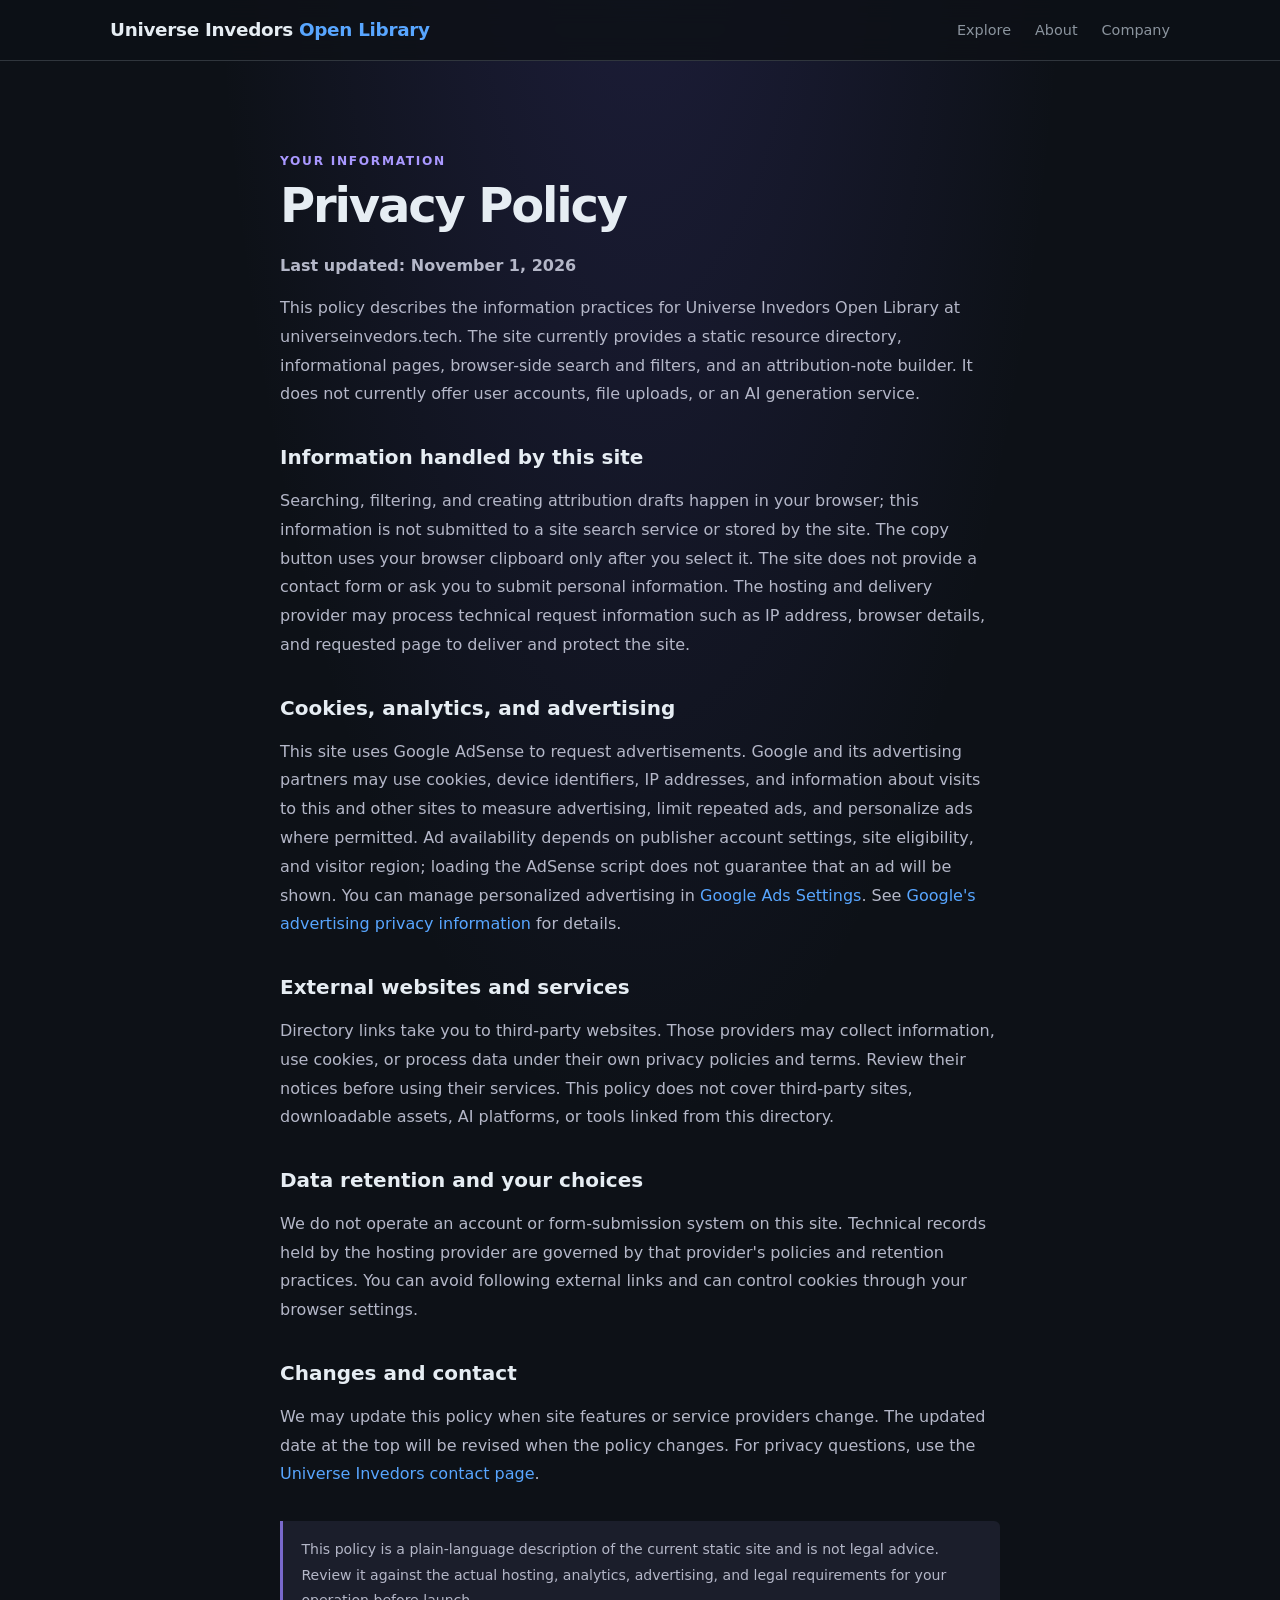
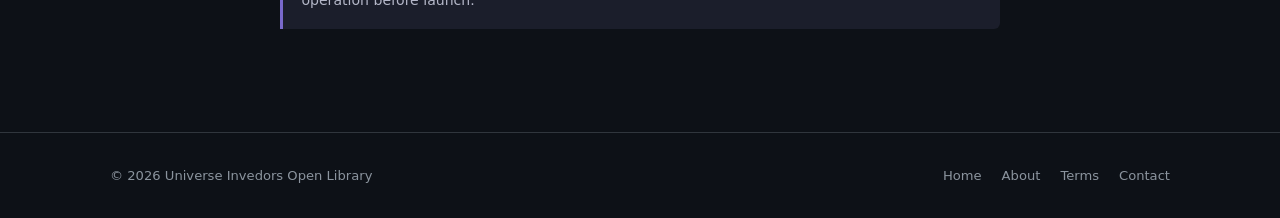
<file: privacy.html>
<!DOCTYPE html>
<html lang="en">
<head>
  <meta charset="UTF-8" />
  <meta name="viewport" content="width=device-width, initial-scale=1.0" />
  <title>Privacy Policy — Universe Invedors Open Library</title>
  <meta name="description" content="Privacy information for visitors to Universe Invedors Open Library." />
  <link rel="canonical" href="https://universeinvedors.tech/privacy.html" />
  <meta name="robots" content="index, follow" />
  <meta name="google-adsense-account" content="ca-pub-8759032363251002" />
  <script async src="https://pagead2.googlesyndication.com/pagead/js/adsbygoogle.js?client=ca-pub-8759032363251002" crossorigin="anonymous"></script>
  <meta name="theme-color" content="#10121b" />
  <link rel="stylesheet" href="/css/style.css" />
</head>
<body>
  <a class="skip-link" href="#main-content">Skip to content</a>
  <header class="site-header">
    <div class="container">
      <nav class="nav" aria-label="Main navigation">
        <a class="nav__logo" href="/">Universe Invedors <span>Open Library</span></a>
        <ul class="nav__links">
          <li><a href="/#library">Explore</a></li>
          <li><a href="/about.html">About</a></li>
          <li><a href="https://company.universeinvedors.tech/">Company</a></li>
        </ul>
      </nav>
    </div>
  </header>
  <main id="main-content" class="library-section">
    <article class="container prose">
      <p class="eyebrow">Your information</p>
      <h1>Privacy Policy</h1>
      <p><strong>Last updated: November 1, 2026</strong></p>
      <p>This policy describes the information practices for Universe Invedors Open Library at universeinvedors.tech. The site currently provides a static resource directory, informational pages, browser-side search and filters, and an attribution-note builder. It does not currently offer user accounts, file uploads, or an AI generation service.</p>
      <h2>Information handled by this site</h2>
      <p>Searching, filtering, and creating attribution drafts happen in your browser; this information is not submitted to a site search service or stored by the site. The copy button uses your browser clipboard only after you select it. The site does not provide a contact form or ask you to submit personal information. The hosting and delivery provider may process technical request information such as IP address, browser details, and requested page to deliver and protect the site.</p>
      <h2>Cookies, analytics, and advertising</h2>
      <p>This site uses Google AdSense to request advertisements. Google and its advertising partners may use cookies, device identifiers, IP addresses, and information about visits to this and other sites to measure advertising, limit repeated ads, and personalize ads where permitted. Ad availability depends on publisher account settings, site eligibility, and visitor region; loading the AdSense script does not guarantee that an ad will be shown. You can manage personalized advertising in <a href="https://www.google.com/settings/ads" target="_blank" rel="noopener noreferrer">Google Ads Settings</a>. See <a href="https://policies.google.com/technologies/ads" target="_blank" rel="noopener noreferrer">Google's advertising privacy information</a> for details.</p>
      <h2>External websites and services</h2>
      <p>Directory links take you to third-party websites. Those providers may collect information, use cookies, or process data under their own privacy policies and terms. Review their notices before using their services. This policy does not cover third-party sites, downloadable assets, AI platforms, or tools linked from this directory.</p>
      <h2>Data retention and your choices</h2>
      <p>We do not operate an account or form-submission system on this site. Technical records held by the hosting provider are governed by that provider's policies and retention practices. You can avoid following external links and can control cookies through your browser settings.</p>
      <h2>Changes and contact</h2>
      <p>We may update this policy when site features or service providers change. The updated date at the top will be revised when the policy changes. For privacy questions, use the <a href="/contact.html">Universe Invedors contact page</a>.</p>
      <p class="prose__note">This policy is a plain-language description of the current static site and is not legal advice. Review it against the actual hosting, analytics, advertising, and legal requirements for your operation before launch.</p>
    </article>
  </main>
  <footer class="site-footer">
    <div class="container footer__inner">
      <span>&copy; <span id="copyright-year"></span> Universe Invedors Open Library</span>
      <ul class="footer__links">
        <li><a href="/">Home</a></li>
        <li><a href="/about.html">About</a></li>
        <li><a href="/terms.html">Terms</a></li>
        <li><a href="/contact.html">Contact</a></li>
      </ul>
    </div>
  </footer>
  <script src="/js/main.js" defer></script>
</body>
</html>
</file>
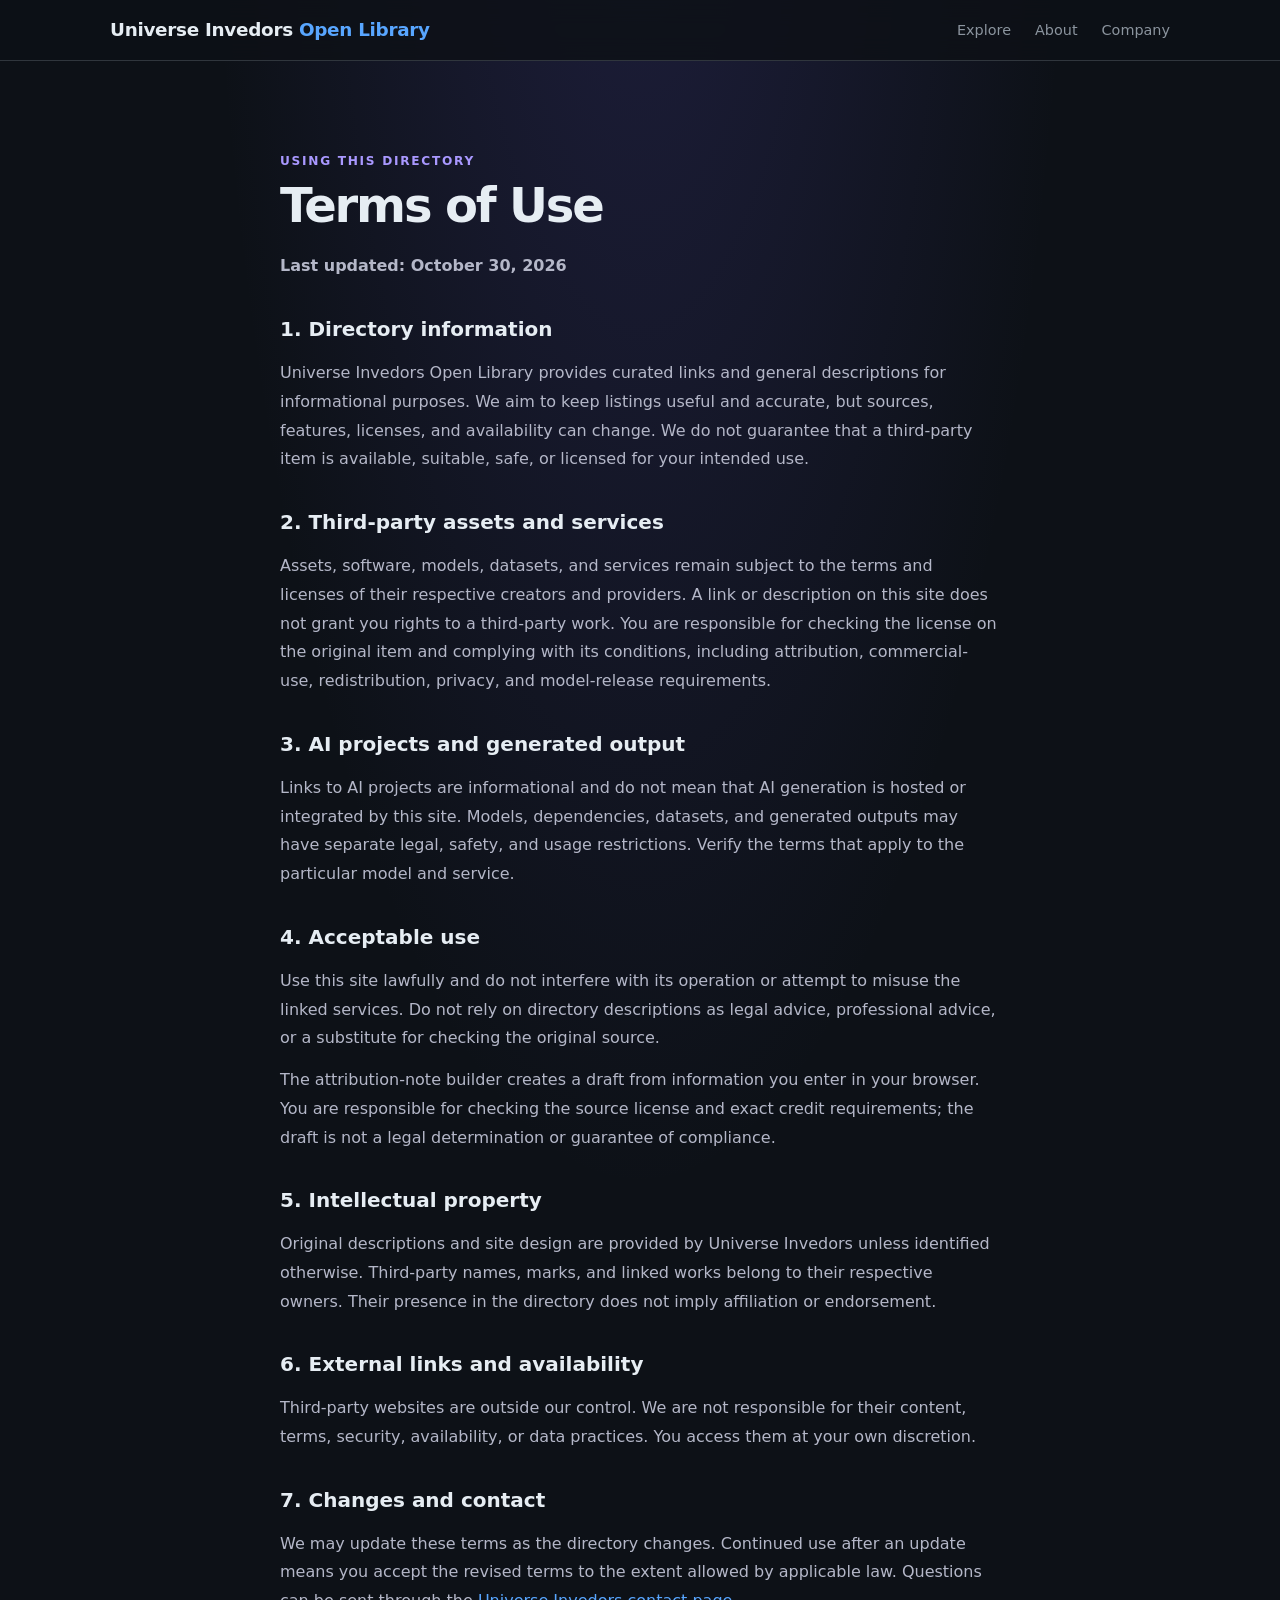
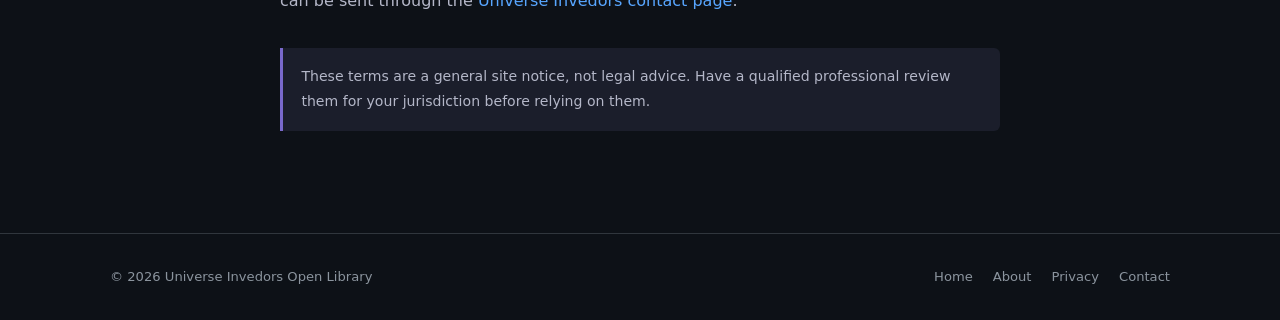
<file: terms.html>
<!DOCTYPE html>
<html lang="en">
<head>
  <meta charset="UTF-8" />
  <meta name="viewport" content="width=device-width, initial-scale=1.0" />
  <title>Terms of Use — Universe Invedors Open Library</title>
  <meta name="description" content="Terms for using the Universe Invedors Open Library resource directory." />
  <link rel="canonical" href="https://universeinvedors.tech/terms.html" />
  <meta name="robots" content="index, follow" />
  <meta name="google-adsense-account" content="ca-pub-8759032363251002" />
  <script async src="https://pagead2.googlesyndication.com/pagead/js/adsbygoogle.js?client=ca-pub-8759032363251002" crossorigin="anonymous"></script>
  <meta name="theme-color" content="#10121b" />
  <link rel="stylesheet" href="/css/style.css" />
</head>
<body>
  <a class="skip-link" href="#main-content">Skip to content</a>
  <header class="site-header">
    <div class="container">
      <nav class="nav" aria-label="Main navigation">
        <a class="nav__logo" href="/">Universe Invedors <span>Open Library</span></a>
        <ul class="nav__links">
          <li><a href="/#library">Explore</a></li>
          <li><a href="/about.html">About</a></li>
          <li><a href="https://company.universeinvedors.tech/">Company</a></li>
        </ul>
      </nav>
    </div>
  </header>
  <main id="main-content" class="library-section">
    <article class="container prose">
      <p class="eyebrow">Using this directory</p>
      <h1>Terms of Use</h1>
      <p><strong>Last updated: October 30, 2026</strong></p>
      <h2>1. Directory information</h2>
      <p>Universe Invedors Open Library provides curated links and general descriptions for informational purposes. We aim to keep listings useful and accurate, but sources, features, licenses, and availability can change. We do not guarantee that a third-party item is available, suitable, safe, or licensed for your intended use.</p>
      <h2>2. Third-party assets and services</h2>
      <p>Assets, software, models, datasets, and services remain subject to the terms and licenses of their respective creators and providers. A link or description on this site does not grant you rights to a third-party work. You are responsible for checking the license on the original item and complying with its conditions, including attribution, commercial-use, redistribution, privacy, and model-release requirements.</p>
      <h2>3. AI projects and generated output</h2>
      <p>Links to AI projects are informational and do not mean that AI generation is hosted or integrated by this site. Models, dependencies, datasets, and generated outputs may have separate legal, safety, and usage restrictions. Verify the terms that apply to the particular model and service.</p>
      <h2>4. Acceptable use</h2>
      <p>Use this site lawfully and do not interfere with its operation or attempt to misuse the linked services. Do not rely on directory descriptions as legal advice, professional advice, or a substitute for checking the original source.</p>
      <p>The attribution-note builder creates a draft from information you enter in your browser. You are responsible for checking the source license and exact credit requirements; the draft is not a legal determination or guarantee of compliance.</p>
      <h2>5. Intellectual property</h2>
      <p>Original descriptions and site design are provided by Universe Invedors unless identified otherwise. Third-party names, marks, and linked works belong to their respective owners. Their presence in the directory does not imply affiliation or endorsement.</p>
      <h2>6. External links and availability</h2>
      <p>Third-party websites are outside our control. We are not responsible for their content, terms, security, availability, or data practices. You access them at your own discretion.</p>
      <h2>7. Changes and contact</h2>
      <p>We may update these terms as the directory changes. Continued use after an update means you accept the revised terms to the extent allowed by applicable law. Questions can be sent through the <a href="/contact.html">Universe Invedors contact page</a>.</p>
      <p class="prose__note">These terms are a general site notice, not legal advice. Have a qualified professional review them for your jurisdiction before relying on them.</p>
    </article>
  </main>
  <footer class="site-footer">
    <div class="container footer__inner">
      <span>&copy; <span id="copyright-year"></span> Universe Invedors Open Library</span>
      <ul class="footer__links">
        <li><a href="/">Home</a></li>
        <li><a href="/about.html">About</a></li>
        <li><a href="/privacy.html">Privacy</a></li>
        <li><a href="/contact.html">Contact</a></li>
      </ul>
    </div>
  </footer>
  <script src="/js/main.js" defer></script>
</body>
</html>
</file>
<file: css/style.css>
﻿/* ============================================================
   Main Website — style.css
   universeinvedors.tech root landing page
   ============================================================ */

/* ----- Reset & Base ----- */
*, *::before, *::after {
  box-sizing: border-box;
  margin: 0;
  padding: 0;
}

:root {
  --color-bg:        #0d1117;
  --color-surface:   #161b22;
  --color-border:    #30363d;
  --color-primary:   #58a6ff;
  --color-primary-h: #79b8ff;
  --color-text:      #e6edf3;
  --color-muted:     #8b949e;
  --color-accent:    #3fb950;

  --font-sans: 'Inter', system-ui, -apple-system, BlinkMacSystemFont,
               'Segoe UI', Roboto, Helvetica, Arial, sans-serif;
  --font-mono: 'JetBrains Mono', 'Fira Code', 'Cascadia Code',
               Consolas, monospace;

  --radius-sm: 6px;
  --radius-md: 12px;
  --radius-lg: 20px;

  --shadow-card: 0 1px 3px rgba(0,0,0,.4), 0 4px 16px rgba(0,0,0,.3);

  --transition: 220ms ease;
  --max-width: 1100px;
}

html {
  font-size: 16px;
  scroll-behavior: smooth;
  -webkit-text-size-adjust: 100%;
}

body {
  background-color: var(--color-bg);
  color: var(--color-text);
  font-family: var(--font-sans);
  line-height: 1.65;
  min-height: 100dvh;
  display: flex;
  flex-direction: column;
}

img, svg {
  display: block;
  max-width: 100%;
}

a {
  color: var(--color-primary);
  text-decoration: none;
  transition: color var(--transition);
}

a:hover, a:focus-visible {
  color: var(--color-primary-h);
  text-decoration: underline;
}

:focus-visible {
  outline: 2px solid var(--color-primary);
  outline-offset: 3px;
  border-radius: 3px;
}

/* ----- Skip link (accessibility) ----- */
.skip-link {
  position: absolute;
  top: -100%;
  left: 1rem;
  background: var(--color-primary);
  color: #000;
  padding: .4rem 1rem;
  border-radius: 0 0 var(--radius-sm) var(--radius-sm);
  font-weight: 700;
  z-index: 9999;
  transition: top var(--transition);
}

.skip-link:focus {
  top: 0;
}

/* ----- Layout helpers ----- */
.container {
  width: 100%;
  max-width: var(--max-width);
  margin-inline: auto;
  padding-inline: 1.25rem;
}

.sr-only {
  position: absolute;
  width: 1px;
  height: 1px;
  padding: 0;
  margin: -1px;
  overflow: hidden;
  clip: rect(0,0,0,0);
  white-space: nowrap;
  border: 0;
}

/* ----- Header / Nav ----- */
.site-header {
  position: sticky;
  top: 0;
  z-index: 100;
  background: rgba(13, 17, 23, .85);
  backdrop-filter: blur(12px);
  -webkit-backdrop-filter: blur(12px);
  border-bottom: 1px solid var(--color-border);
}

.nav {
  display: flex;
  align-items: center;
  justify-content: space-between;
  height: 60px;
  gap: 1rem;
}

.nav__logo {
  font-weight: 700;
  font-size: 1.15rem;
  color: var(--color-text);
  letter-spacing: -.3px;
  white-space: nowrap;
  text-decoration: none;
}

.nav__logo:hover, .nav__logo:focus-visible {
  color: var(--color-primary);
  text-decoration: none;
}

.nav__links {
  display: flex;
  list-style: none;
  gap: 1.5rem;
}

.nav__links a {
  color: var(--color-muted);
  font-size: .9rem;
  font-weight: 500;
  transition: color var(--transition);
}

.nav__links a:hover,
.nav__links a:focus-visible {
  color: var(--color-text);
  text-decoration: none;
}

/* ----- Hero ----- */
.hero {
  padding: 6rem 0 5rem;
  text-align: center;
}

.hero__badge {
  display: inline-flex;
  align-items: center;
  gap: .4rem;
  background: rgba(88, 166, 255, .1);
  border: 1px solid rgba(88, 166, 255, .25);
  color: var(--color-primary);
  font-size: .78rem;
  font-weight: 600;
  letter-spacing: .06em;
  text-transform: uppercase;
  padding: .3rem .85rem;
  border-radius: 100px;
  margin-bottom: 1.75rem;
}

.hero__badge::before {
  content: '';
  display: inline-block;
  width: 7px;
  height: 7px;
  border-radius: 50%;
  background: var(--color-primary);
  animation: pulse 2s infinite;
}

@keyframes pulse {
  0%, 100% { opacity: 1; }
  50%       { opacity: .35; }
}

.hero__title {
  font-size: clamp(2rem, 5vw + .5rem, 3.5rem);
  font-weight: 800;
  line-height: 1.15;
  letter-spacing: -.04em;
  max-width: 780px;
  margin-inline: auto;
  margin-bottom: 1.25rem;
}

.hero__title em {
  font-style: normal;
  color: var(--color-primary);
}

.hero__subtitle {
  font-size: clamp(.95rem, 2vw, 1.15rem);
  color: var(--color-muted);
  max-width: 540px;
  margin-inline: auto;
  margin-bottom: 2.5rem;
}

.btn-group {
  display: flex;
  justify-content: center;
  flex-wrap: wrap;
  gap: .75rem;
}

.btn {
  display: inline-flex;
  align-items: center;
  gap: .4rem;
  padding: .65rem 1.5rem;
  border-radius: var(--radius-sm);
  font-size: .95rem;
  font-weight: 600;
  cursor: pointer;
  border: 1px solid transparent;
  transition: background var(--transition), color var(--transition),
              border-color var(--transition), box-shadow var(--transition);
}

.btn--primary {
  background: var(--color-primary);
  color: #000;
}

.btn--primary:hover, .btn--primary:focus-visible {
  background: var(--color-primary-h);
  color: #000;
  text-decoration: none;
  box-shadow: 0 0 0 4px rgba(88, 166, 255, .2);
}

.btn--ghost {
  background: transparent;
  color: var(--color-muted);
  border-color: var(--color-border);
}

.btn--ghost:hover, .btn--ghost:focus-visible {
  color: var(--color-text);
  border-color: var(--color-muted);
  text-decoration: none;
}

/* ----- Status strip ----- */
.status-strip {
  background: rgba(63, 185, 80, .07);
  border-top: 1px solid rgba(63, 185, 80, .2);
  border-bottom: 1px solid rgba(63, 185, 80, .2);
  padding: .75rem 0;
  text-align: center;
  font-size: .82rem;
  color: var(--color-accent);
  font-weight: 500;
}

/* ----- Features grid ----- */
.features {
  padding: 5rem 0;
}

.section-label {
  text-align: center;
  font-size: .78rem;
  font-weight: 600;
  letter-spacing: .1em;
  text-transform: uppercase;
  color: var(--color-muted);
  margin-bottom: .75rem;
}

.section-title {
  text-align: center;
  font-size: clamp(1.5rem, 3vw, 2.2rem);
  font-weight: 700;
  letter-spacing: -.03em;
  margin-bottom: 3rem;
}

.features__grid {
  display: grid;
  grid-template-columns: repeat(auto-fit, minmax(280px, 1fr));
  gap: 1.25rem;
}

.card {
  background: var(--color-surface);
  border: 1px solid var(--color-border);
  border-radius: var(--radius-md);
  padding: 1.75rem;
  box-shadow: var(--shadow-card);
  transition: border-color var(--transition), transform var(--transition);
}

.card:hover {
  border-color: var(--color-primary);
  transform: translateY(-2px);
}

.card__icon {
  width: 42px;
  height: 42px;
  border-radius: var(--radius-sm);
  background: rgba(88, 166, 255, .12);
  display: flex;
  align-items: center;
  justify-content: center;
  font-size: 1.3rem;
  margin-bottom: 1rem;
}

.card__title {
  font-size: 1rem;
  font-weight: 700;
  margin-bottom: .4rem;
}

.card__desc {
  font-size: .88rem;
  color: var(--color-muted);
  line-height: 1.6;
}

/* ----- Coming soon projects ----- */
.projects {
  padding: 5rem 0;
  border-top: 1px solid var(--color-border);
}

.projects__list {
  display: grid;
  grid-template-columns: repeat(auto-fill, minmax(240px, 1fr));
  gap: 1rem;
  margin-top: 2rem;
}

.project-card {
  background: var(--color-surface);
  border: 1px dashed var(--color-border);
  border-radius: var(--radius-md);
  padding: 1.5rem;
  display: flex;
  flex-direction: column;
  gap: .5rem;
  opacity: .65;
  transition: opacity var(--transition), border-color var(--transition);
}

.project-card:hover {
  opacity: 1;
  border-color: var(--color-muted);
}

.project-card__label {
  font-size: .72rem;
  font-weight: 700;
  letter-spacing: .1em;
  text-transform: uppercase;
  color: var(--color-accent);
}

.project-card__name {
  font-size: .95rem;
  font-weight: 600;
  color: var(--color-muted);
}

/* ----- Footer ----- */
.site-footer {
  margin-top: auto;
  border-top: 1px solid var(--color-border);
  padding: 2rem 0;
}

.footer__inner {
  display: flex;
  flex-wrap: wrap;
  align-items: center;
  justify-content: space-between;
  gap: 1rem;
  font-size: .82rem;
  color: var(--color-muted);
}

.footer__links {
  display: flex;
  flex-wrap: wrap;
  gap: 1.25rem;
  list-style: none;
}

.footer__links a {
  color: var(--color-muted);
  font-size: .82rem;
}

.footer__links a:hover {
  color: var(--color-text);
}

/* ----- Responsive ----- */
@media (max-width: 640px) {
  .nav__links {
    display: none;   /* mobile menu can be added per-project */
  }

  .hero {
    padding: 4rem 0 3rem;
  }

  .footer__inner {
    flex-direction: column;
    text-align: center;
  }
}

/* ----- Open Library ----- */
body {
  background:
    radial-gradient(ellipse at 50% -18%, rgba(86, 75, 186, .24), transparent 48%),
    var(--color-bg);
}

.nav__logo span {
  color: var(--color-primary);
}

.library-hero {
  padding: clamp(4.5rem, 11vw, 8rem) 0 5rem;
  text-align: center;
  border-bottom: 1px solid var(--color-border);
}

.library-hero .container {
  max-width: 850px;
}

.eyebrow {
  color: #a998ff;
  font-size: .76rem;
  font-weight: 700;
  letter-spacing: .14em;
  text-transform: uppercase;
}

.library-hero h1 {
  margin: 1rem 0 1.25rem;
  font-size: clamp(2.6rem, 7vw, 5.2rem);
  font-weight: 800;
  letter-spacing: -.065em;
  line-height: 1.02;
}

.library-hero h1 span {
  color: #a998ff;
}

.library-hero__intro {
  max-width: 690px;
  margin: 0 auto 1.7rem;
  color: #b4b7c8;
  font-size: clamp(1rem, 2vw, 1.15rem);
  line-height: 1.8;
}

.library-hero .btn {
  background: #a998ff;
  color: #161325;
}

.library-hero__note {
  margin-top: 1rem;
  color: var(--color-muted);
  font-size: .83rem;
}

.library-section,
.license-section,
.about-library {
  padding: clamp(3.5rem, 7vw, 6rem) 0;
}

.section-heading {
  max-width: 720px;
  margin: 0 auto 2rem;
  text-align: center;
}

.section-heading h2,
.license-layout h2,
.about-library h2 {
  margin: .55rem 0 .75rem;
  font-size: clamp(1.8rem, 4vw, 2.7rem);
  line-height: 1.15;
  letter-spacing: -.04em;
}

.section-heading > p:last-child,
.about-library > .container > p:not(.eyebrow) {
  color: var(--color-muted);
  line-height: 1.75;
}

.library-controls {
  margin: 0 auto 1.35rem;
}

#resource-search {
  display: block;
  width: 100%;
  min-height: 50px;
  padding: .8rem 1rem;
  color: var(--color-text);
  background: var(--color-surface);
  border: 1px solid var(--color-border);
  border-radius: var(--radius-md);
  font: inherit;
}

#resource-search::placeholder {
  color: var(--color-muted);
}

.filter-list {
  display: flex;
  flex-wrap: wrap;
  gap: .55rem;
  margin: 1rem 0 .65rem;
}

.filter-chip {
  padding: .48rem .8rem;
  color: #c0c4d2;
  background: #191c28;
  border: 1px solid var(--color-border);
  border-radius: 100px;
  font: inherit;
  font-size: .84rem;
  cursor: pointer;
}

.filter-chip:hover,
.filter-chip.is-active {
  color: #fff;
  background: #39315f;
  border-color: #7969cb;
}

.results-count {
  min-height: 1.4em;
  color: var(--color-muted);
  font-size: .84rem;
}

.resource-grid {
  display: grid;
  grid-template-columns: repeat(3, minmax(0, 1fr));
  gap: 1rem;
}

.resource-card {
  display: flex;
  flex-direction: column;
  min-height: 250px;
  padding: 1.3rem;
  background: linear-gradient(145deg, rgba(28, 31, 45, .96), rgba(20, 23, 34, .96));
  border: 1px solid var(--color-border);
  border-radius: var(--radius-md);
  box-shadow: var(--shadow-card);
  transition: transform var(--transition), border-color var(--transition);
}

.resource-card:hover {
  transform: translateY(-3px);
  border-color: #6558a8;
}

.resource-card[hidden] {
  display: none;
}

.resource-card__category {
  margin-bottom: .65rem;
  color: #a998ff;
  font-size: .72rem;
  font-weight: 700;
  letter-spacing: .09em;
  text-transform: uppercase;
}

.resource-card h3 {
  margin-bottom: .55rem;
  font-size: 1.15rem;
  line-height: 1.3;
}

.resource-card > p:not(.resource-card__category):not(.resource-card__license) {
  color: #b4b7c8;
  font-size: .9rem;
  line-height: 1.65;
}

.resource-card__license {
  margin-top: auto;
  padding-top: 1rem;
  color: #d3d5df;
  font-size: .79rem;
}

.resource-card > a {
  display: inline-flex;
  justify-content: space-between;
  gap: .5rem;
  margin-top: .5rem;
  padding-top: .75rem;
  color: #a998ff;
  border-top: 1px solid rgba(139, 148, 158, .2);
  font-size: .88rem;
  font-weight: 650;
}

.empty-state {
  padding: 2rem;
  color: var(--color-muted);
  text-align: center;
}

.credit-section {
  padding: clamp(3.5rem, 7vw, 6rem) 0;
  background: rgba(22, 27, 38, .45);
  border-top: 1px solid var(--color-border);
}

.credit-layout {
  display: grid;
  grid-template-columns: minmax(0, .8fr) minmax(0, 1.2fr);
  gap: 3rem;
  align-items: start;
}

.credit-layout h2 {
  margin: .55rem 0 .75rem;
  font-size: clamp(1.8rem, 4vw, 2.7rem);
  line-height: 1.15;
  letter-spacing: -.04em;
}

.credit-layout > div > p:not(.eyebrow) {
  color: #b4b7c8;
  line-height: 1.8;
}

.credit-form {
  display: grid;
  gap: .9rem;
  padding: 1.4rem;
  background: #1b1e2b;
  border: 1px solid var(--color-border);
  border-radius: var(--radius-md);
}

.credit-form label:not(.credit-form__check) {
  display: grid;
  gap: .35rem;
  color: #d3d5df;
  font-size: .85rem;
  font-weight: 600;
}

.credit-form input:not([type="checkbox"]),
.credit-form textarea {
  width: 100%;
  padding: .7rem .8rem;
  color: var(--color-text);
  background: #11141d;
  border: 1px solid var(--color-border);
  border-radius: var(--radius-sm);
  font: inherit;
}

.credit-form textarea {
  resize: vertical;
  font-size: .84rem;
  font-weight: 400;
}

.credit-form__check {
  display: flex;
  align-items: center;
  gap: .55rem;
  color: #d3d5df;
  font-size: .88rem;
}

.credit-form__check input {
  width: 1rem;
  height: 1rem;
  accent-color: #a998ff;
}

.credit-form .btn--primary {
  justify-self: start;
  background: #a998ff;
  color: #161325;
}

.credit-form .btn--ghost:disabled {
  opacity: .5;
  cursor: not-allowed;
}

.credit-form__actions {
  display: flex;
  flex-wrap: wrap;
  align-items: center;
  gap: .75rem;
}

.credit-form__actions p {
  flex: 1 1 220px;
  color: var(--color-muted);
  font-size: .8rem;
}

.license-section {
  background: rgba(22, 27, 38, .78);
  border-top: 1px solid var(--color-border);
  border-bottom: 1px solid var(--color-border);
}

.license-layout {
  display: grid;
  grid-template-columns: minmax(0, 1.35fr) minmax(250px, .8fr);
  gap: 3rem;
  align-items: start;
}

.license-layout > div > p:not(.eyebrow),
.license-steps {
  color: #b4b7c8;
  line-height: 1.8;
}

.license-steps {
  padding-left: 1.25rem;
  margin-top: 1.2rem;
}

.license-steps li {
  margin: .8rem 0;
  padding-left: .3rem;
}

.license-steps strong,
.license-callout strong {
  color: var(--color-text);
}

.license-callout {
  padding: 1.4rem;
  background: #1b1e2b;
  border: 1px solid var(--color-border);
  border-radius: var(--radius-md);
}

.license-callout h3 {
  margin-bottom: .8rem;
  font-size: 1.1rem;
}

.license-callout ul {
  padding-left: 1.15rem;
  color: #b4b7c8;
  font-size: .88rem;
  line-height: 1.7;
}

.license-callout li {
  margin: .65rem 0;
}

.license-callout > p {
  margin-top: 1rem;
  padding-top: 1rem;
  color: var(--color-muted);
  border-top: 1px solid var(--color-border);
  font-size: .82rem;
  line-height: 1.65;
}

.about-library {
  text-align: center;
}

.about-library .container {
  max-width: 760px;
}

.about-library > .container > p:not(.eyebrow) {
  margin: .8rem 0;
}

@media (max-width: 850px) {
  .resource-grid {
    grid-template-columns: repeat(2, minmax(0, 1fr));
  }
}

@media (max-width: 650px) {
  .nav {
    height: auto;
    min-height: 60px;
    flex-wrap: wrap;
    padding-block: .7rem;
  }

  .nav__links {
    display: flex;
    gap: .8rem;
  }

  .nav__links a {
    font-size: .8rem;
  }

  .resource-grid,
  .license-layout,
  .credit-layout {
    grid-template-columns: 1fr;
  }

  .resource-card {
    min-height: 0;
  }

  .license-layout {
    gap: 1.5rem;
  }
}

.prose {
  max-width: 760px;
}

.prose h1 {
  margin: .55rem 0 1.2rem;
  font-size: clamp(2rem, 5vw, 3rem);
  letter-spacing: -.045em;
  line-height: 1.12;
}

.prose h2 {
  margin: 2rem 0 .65rem;
  font-size: 1.25rem;
}

.prose > p:not(.eyebrow) {
  margin: .8rem 0;
  color: #b4b7c8;
  line-height: 1.8;
}

.prose__note {
  margin-top: 2rem !important;
  padding: 1rem 1.15rem;
  background: #1b1e2b;
  border-left: 3px solid #7969cb;
  border-radius: 0 var(--radius-sm) var(--radius-sm) 0;
  font-size: .88rem;
}
</file>
